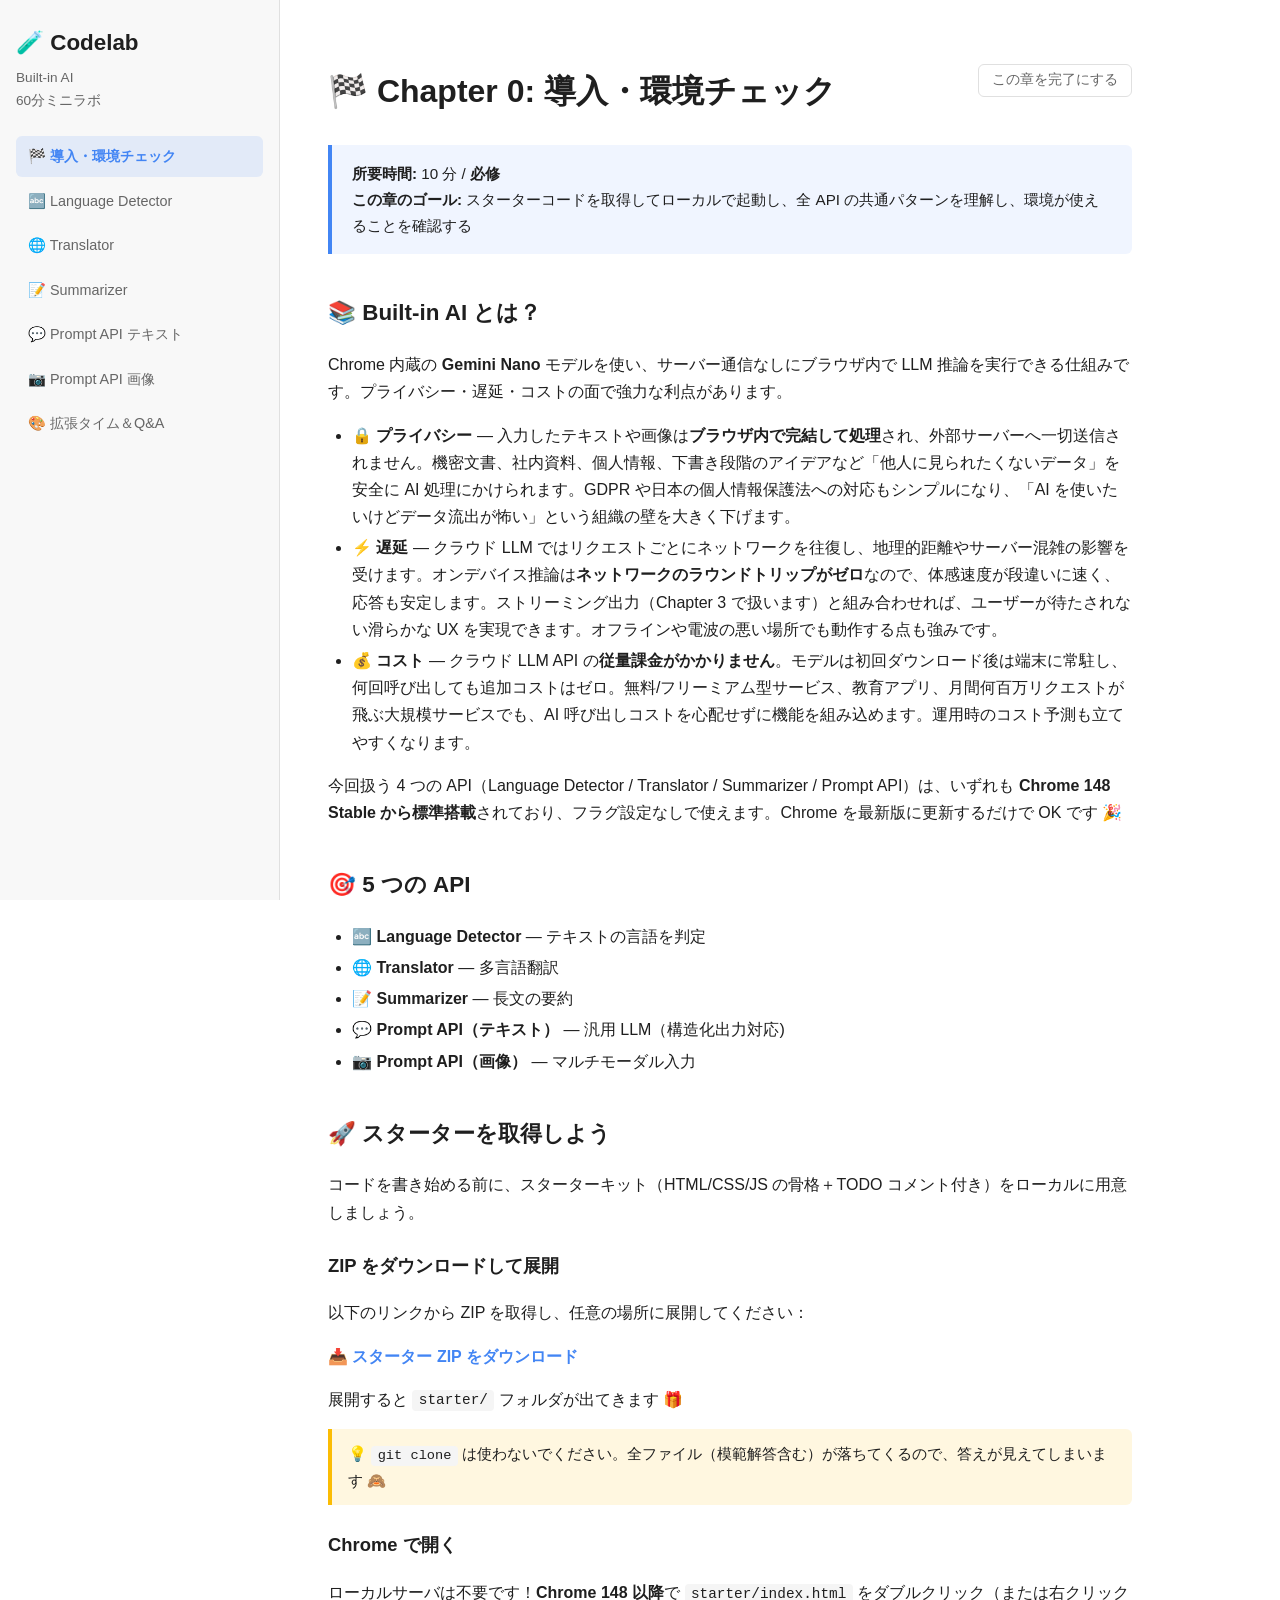
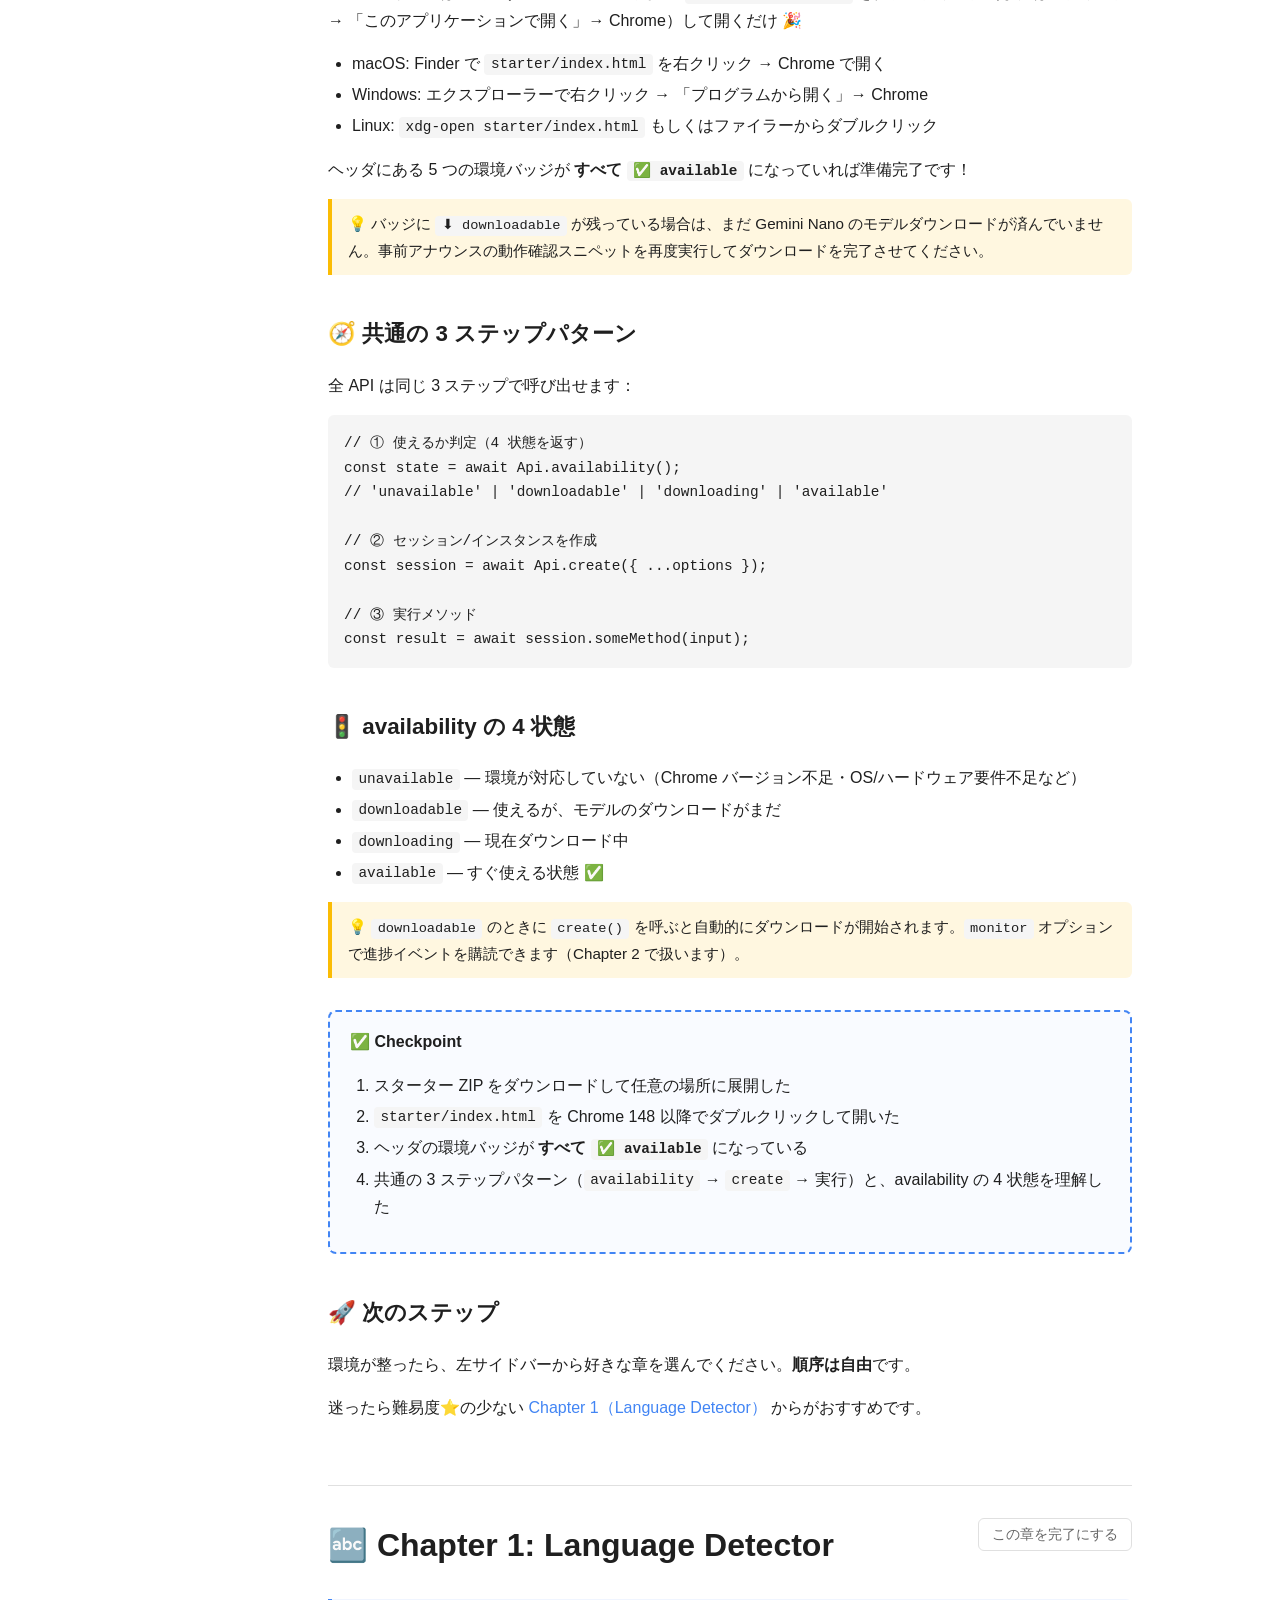
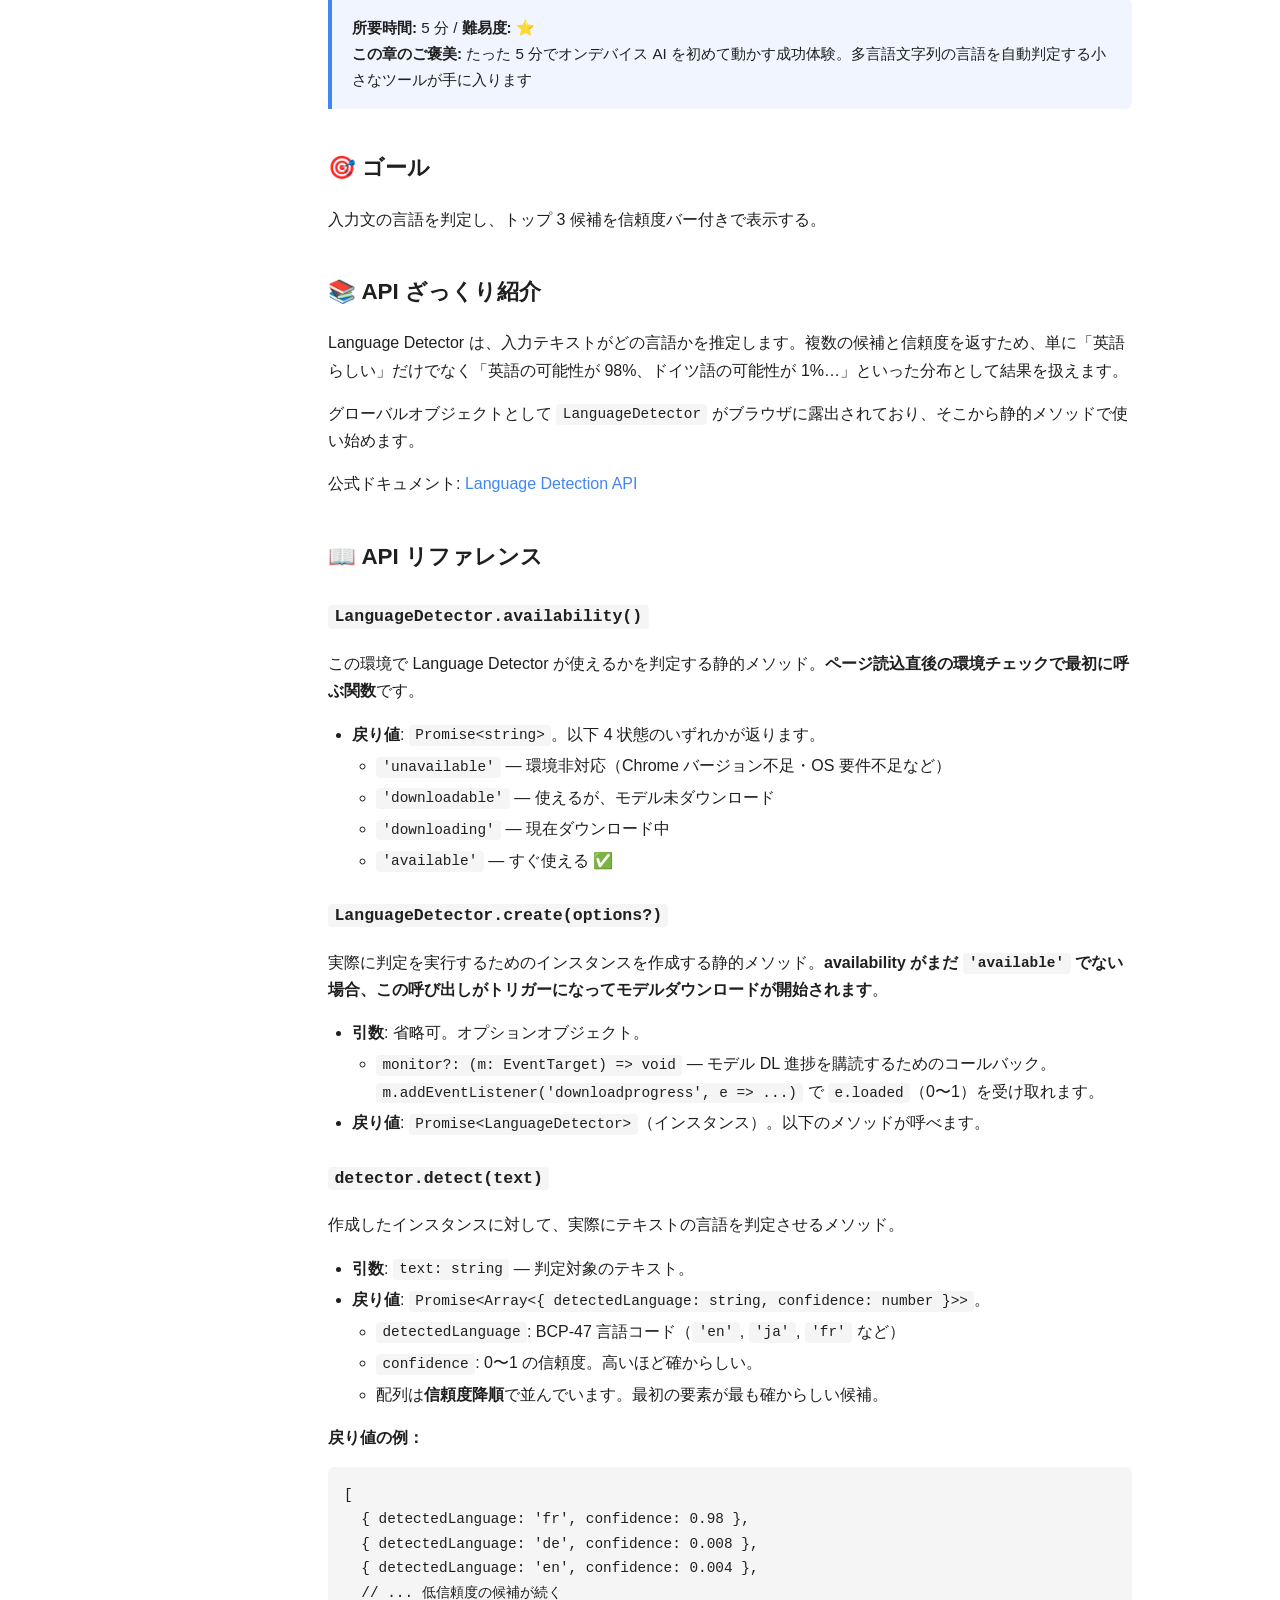
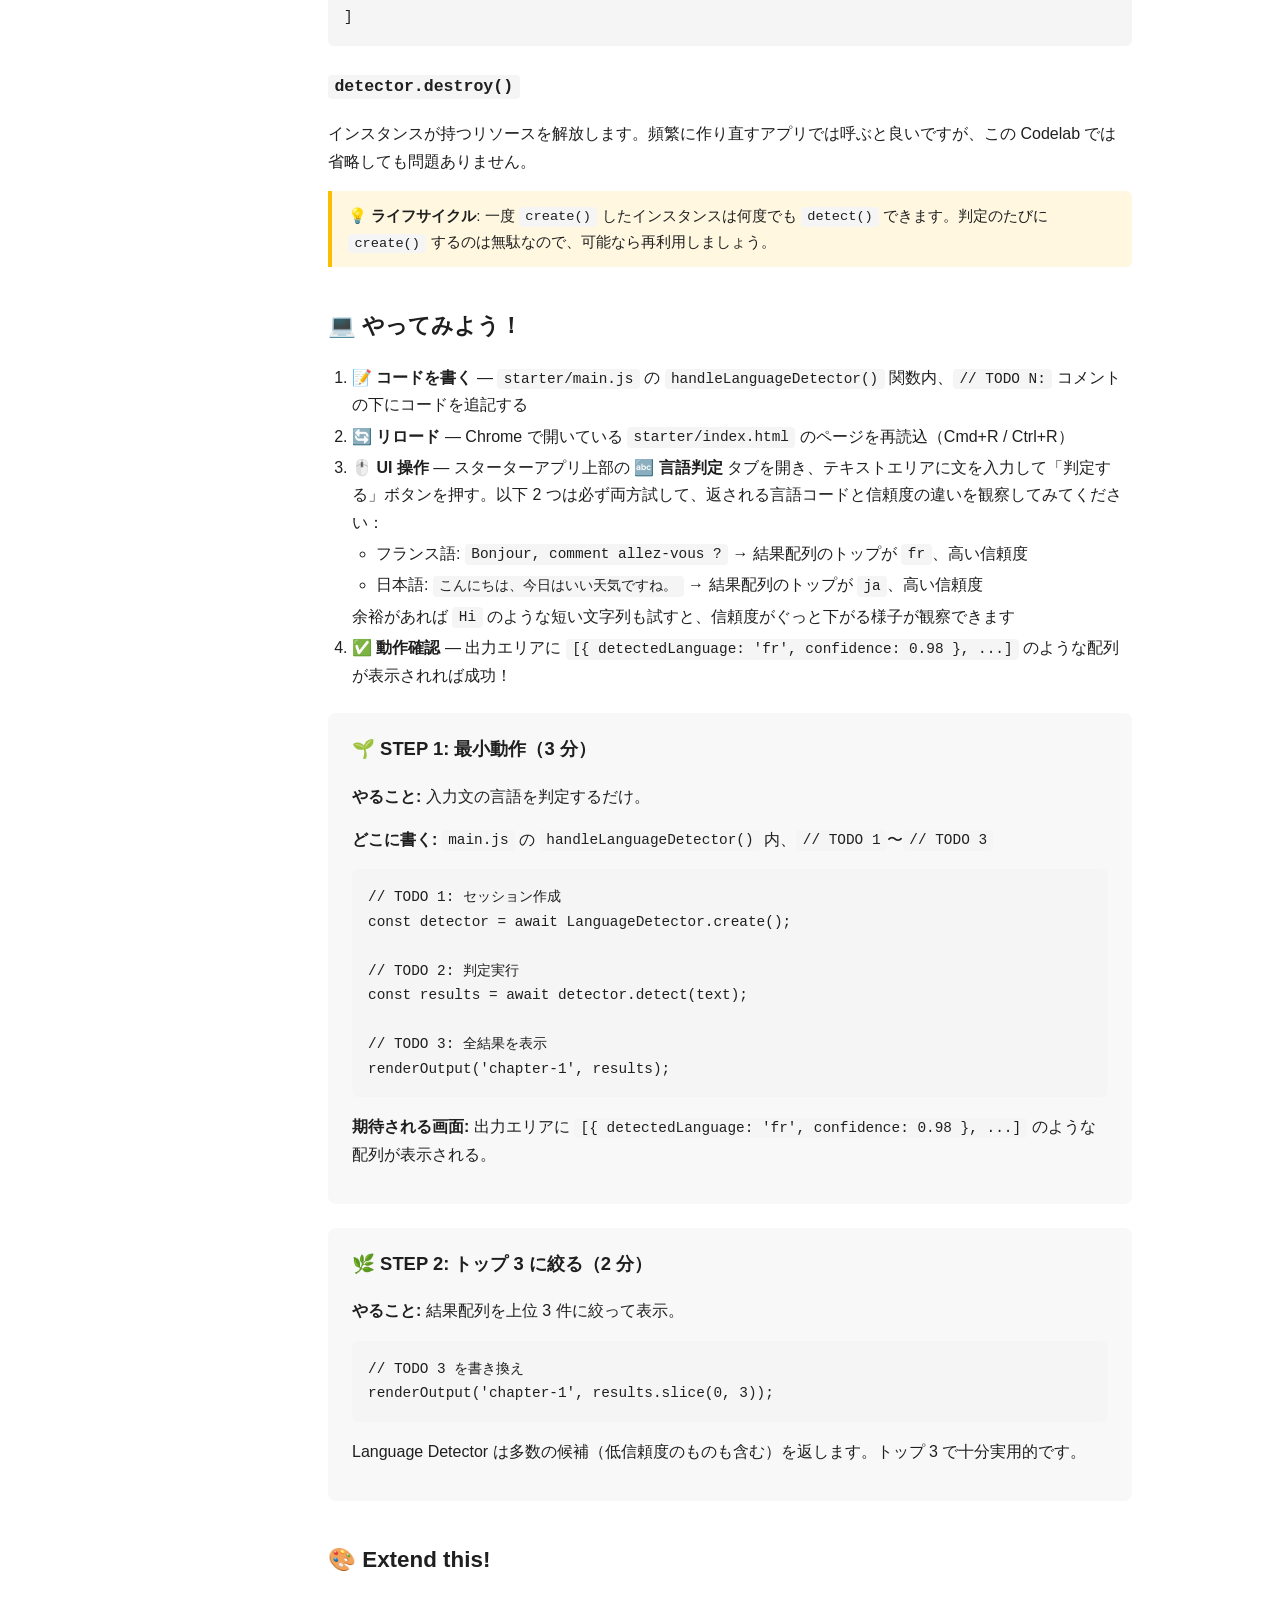
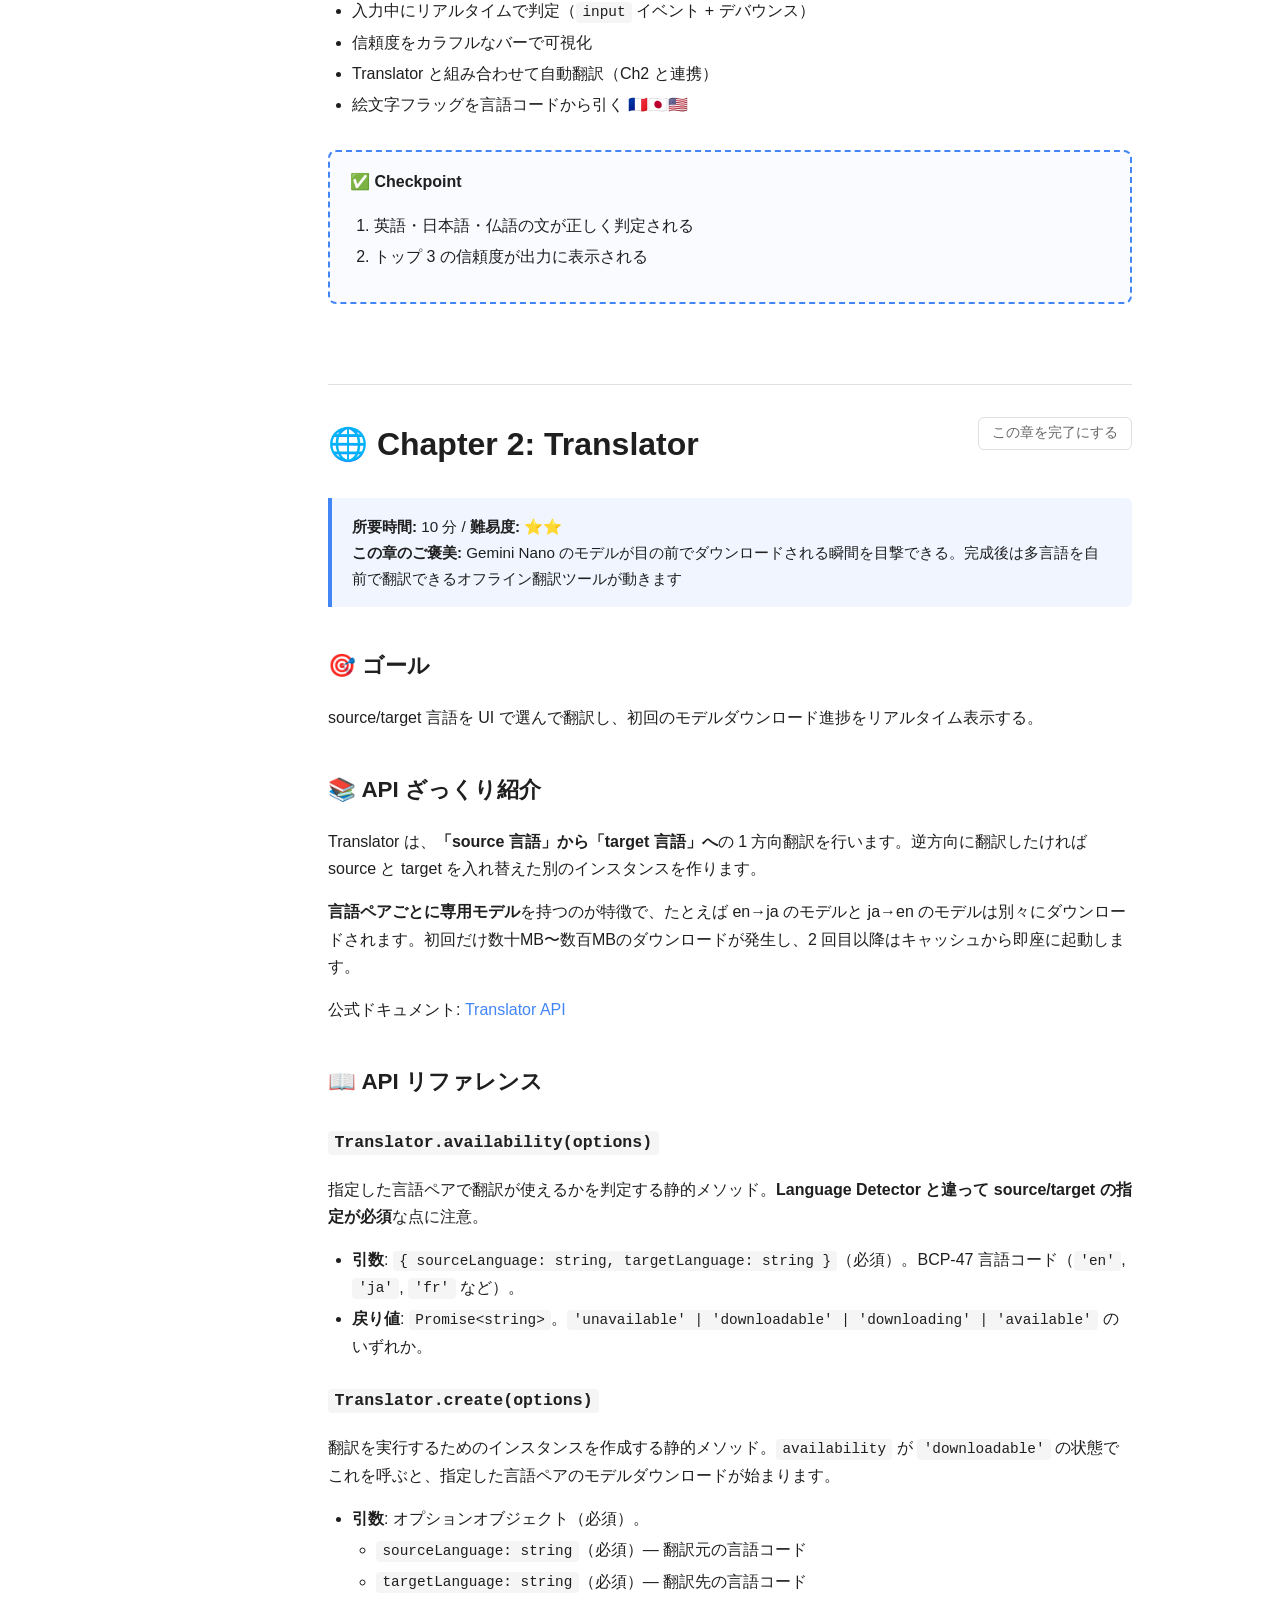
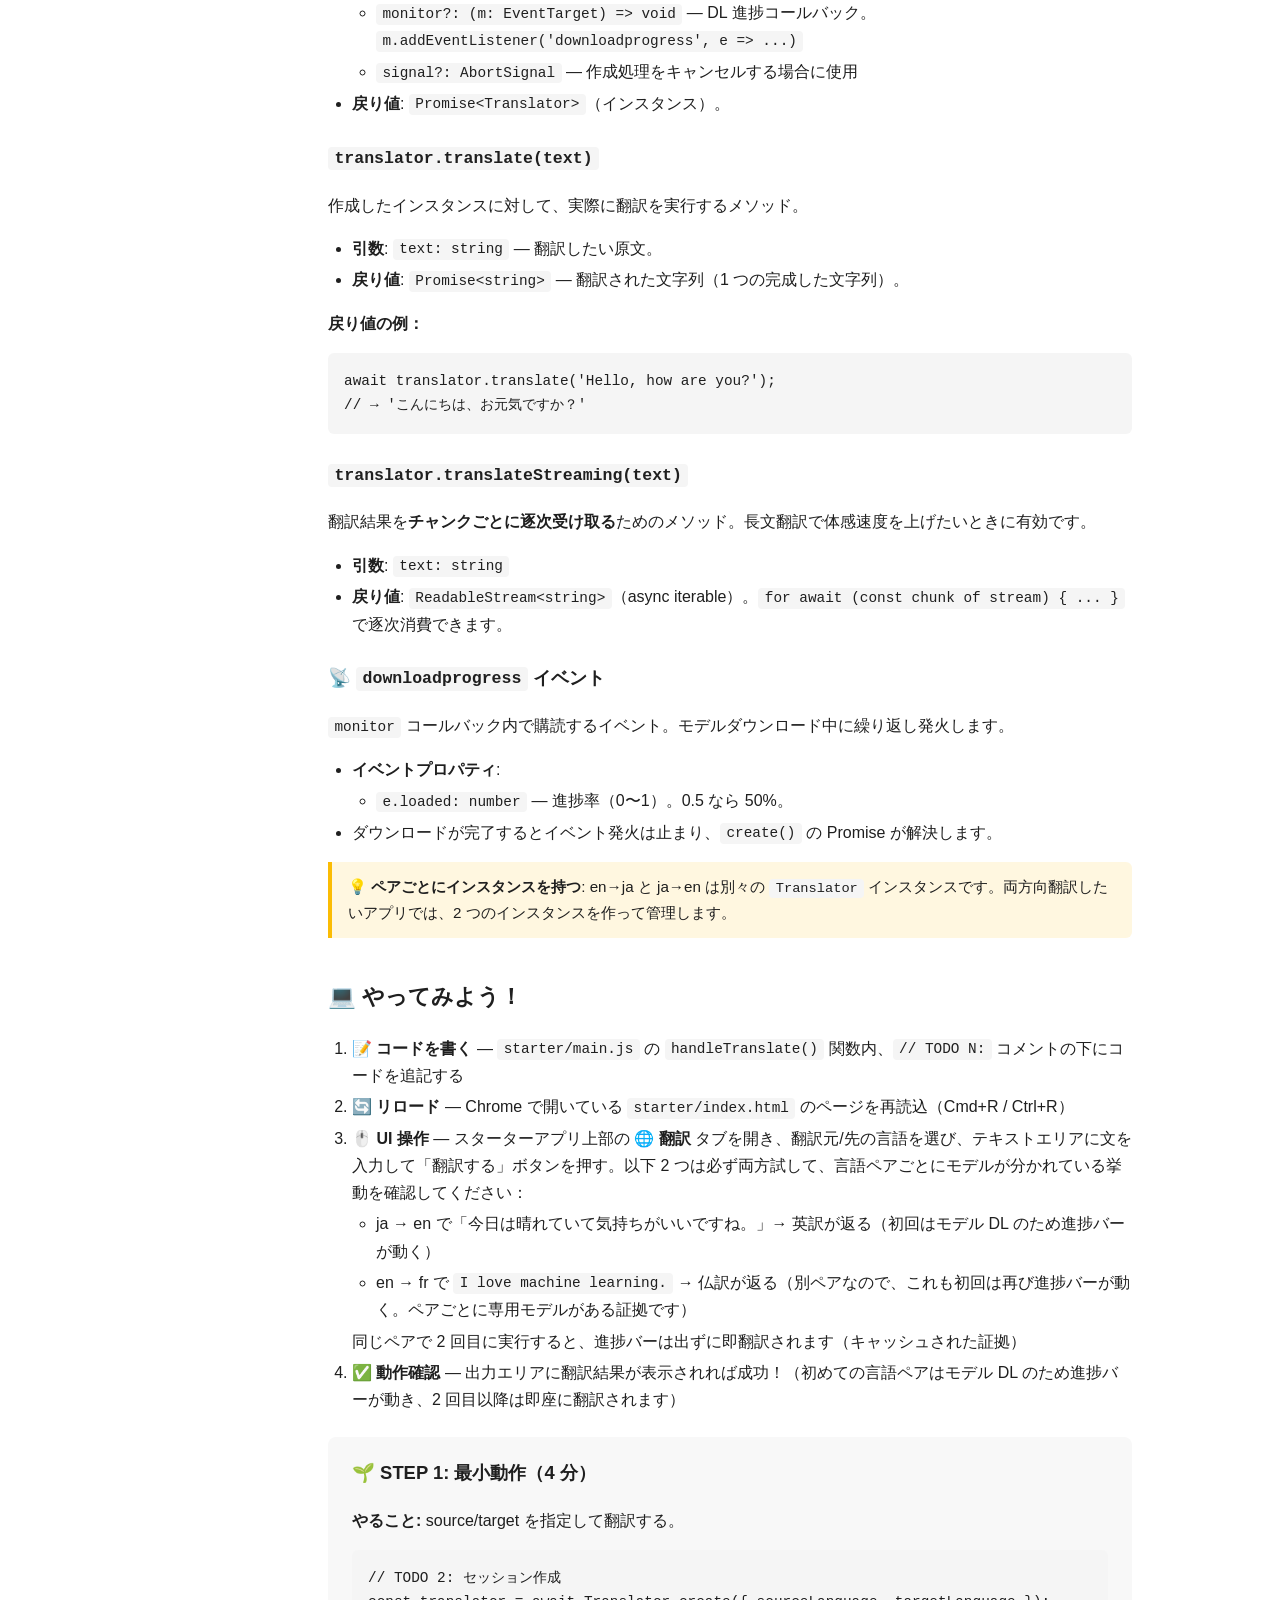
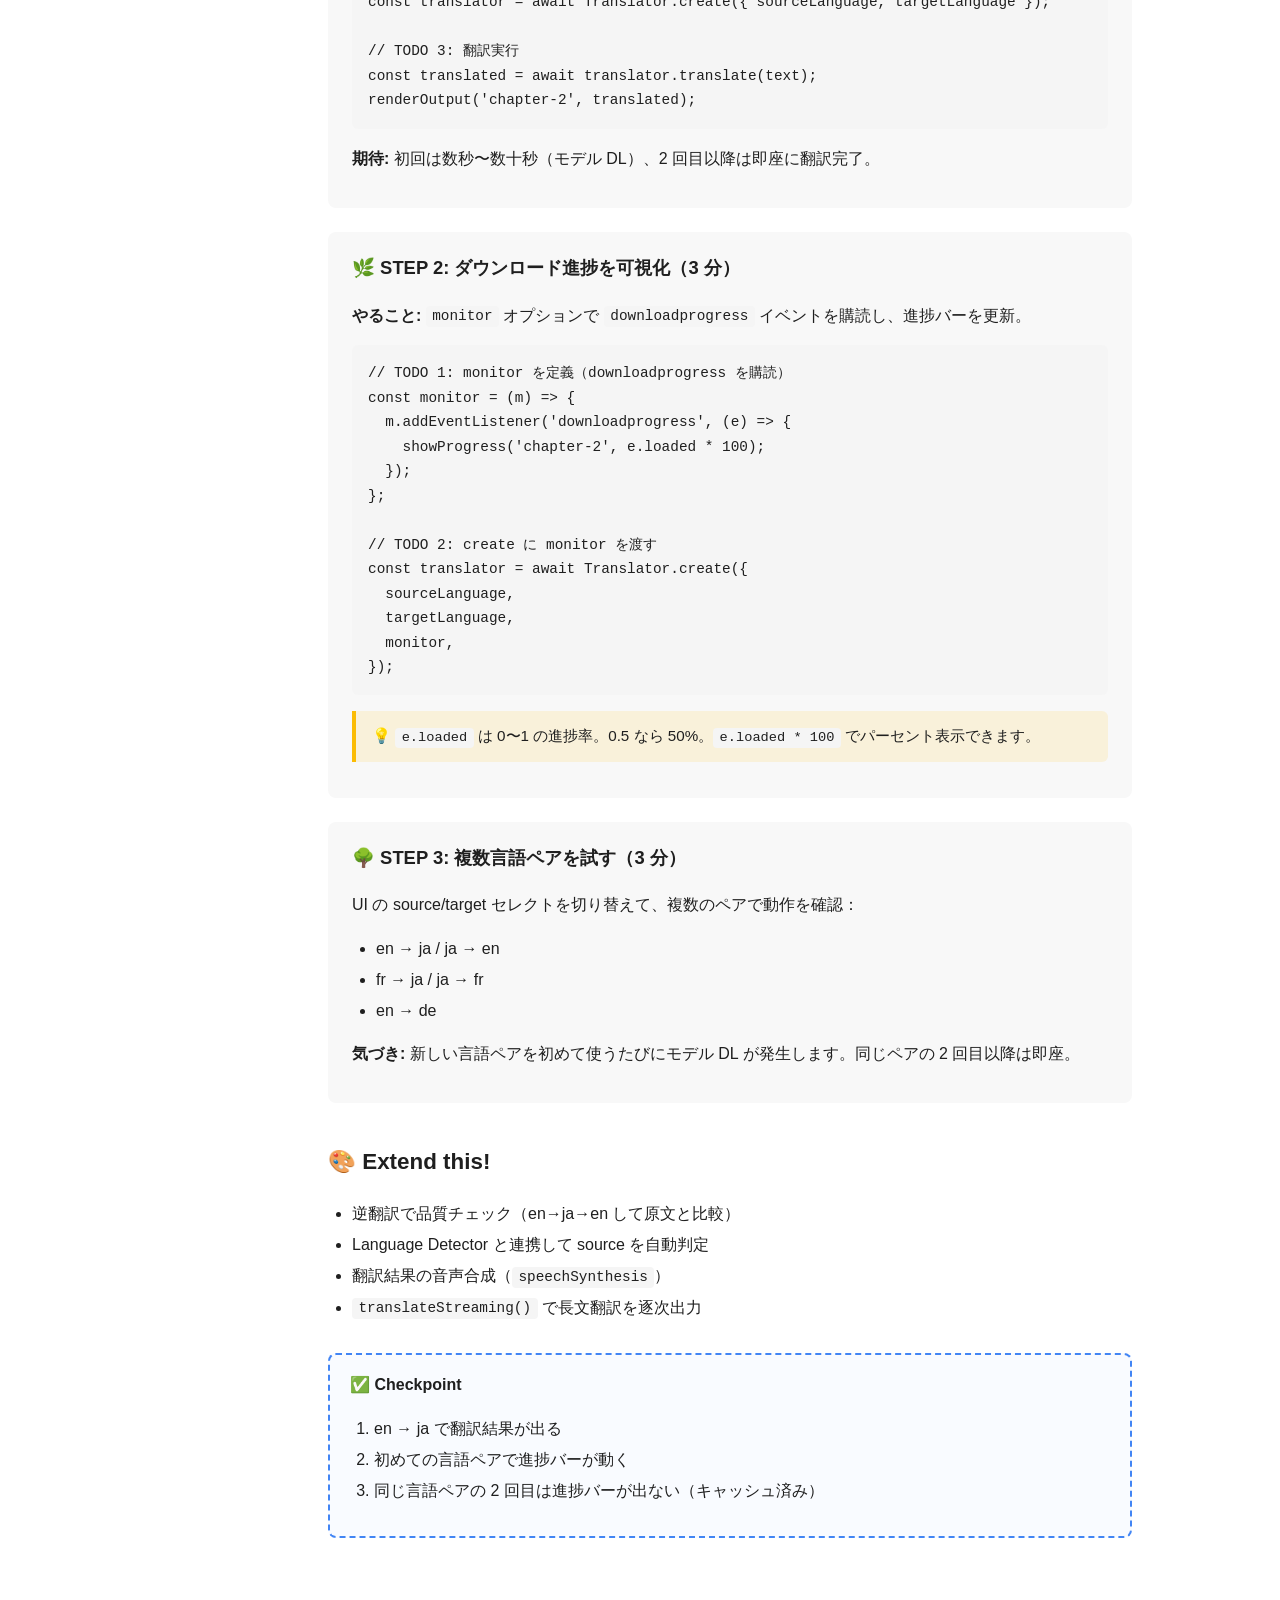
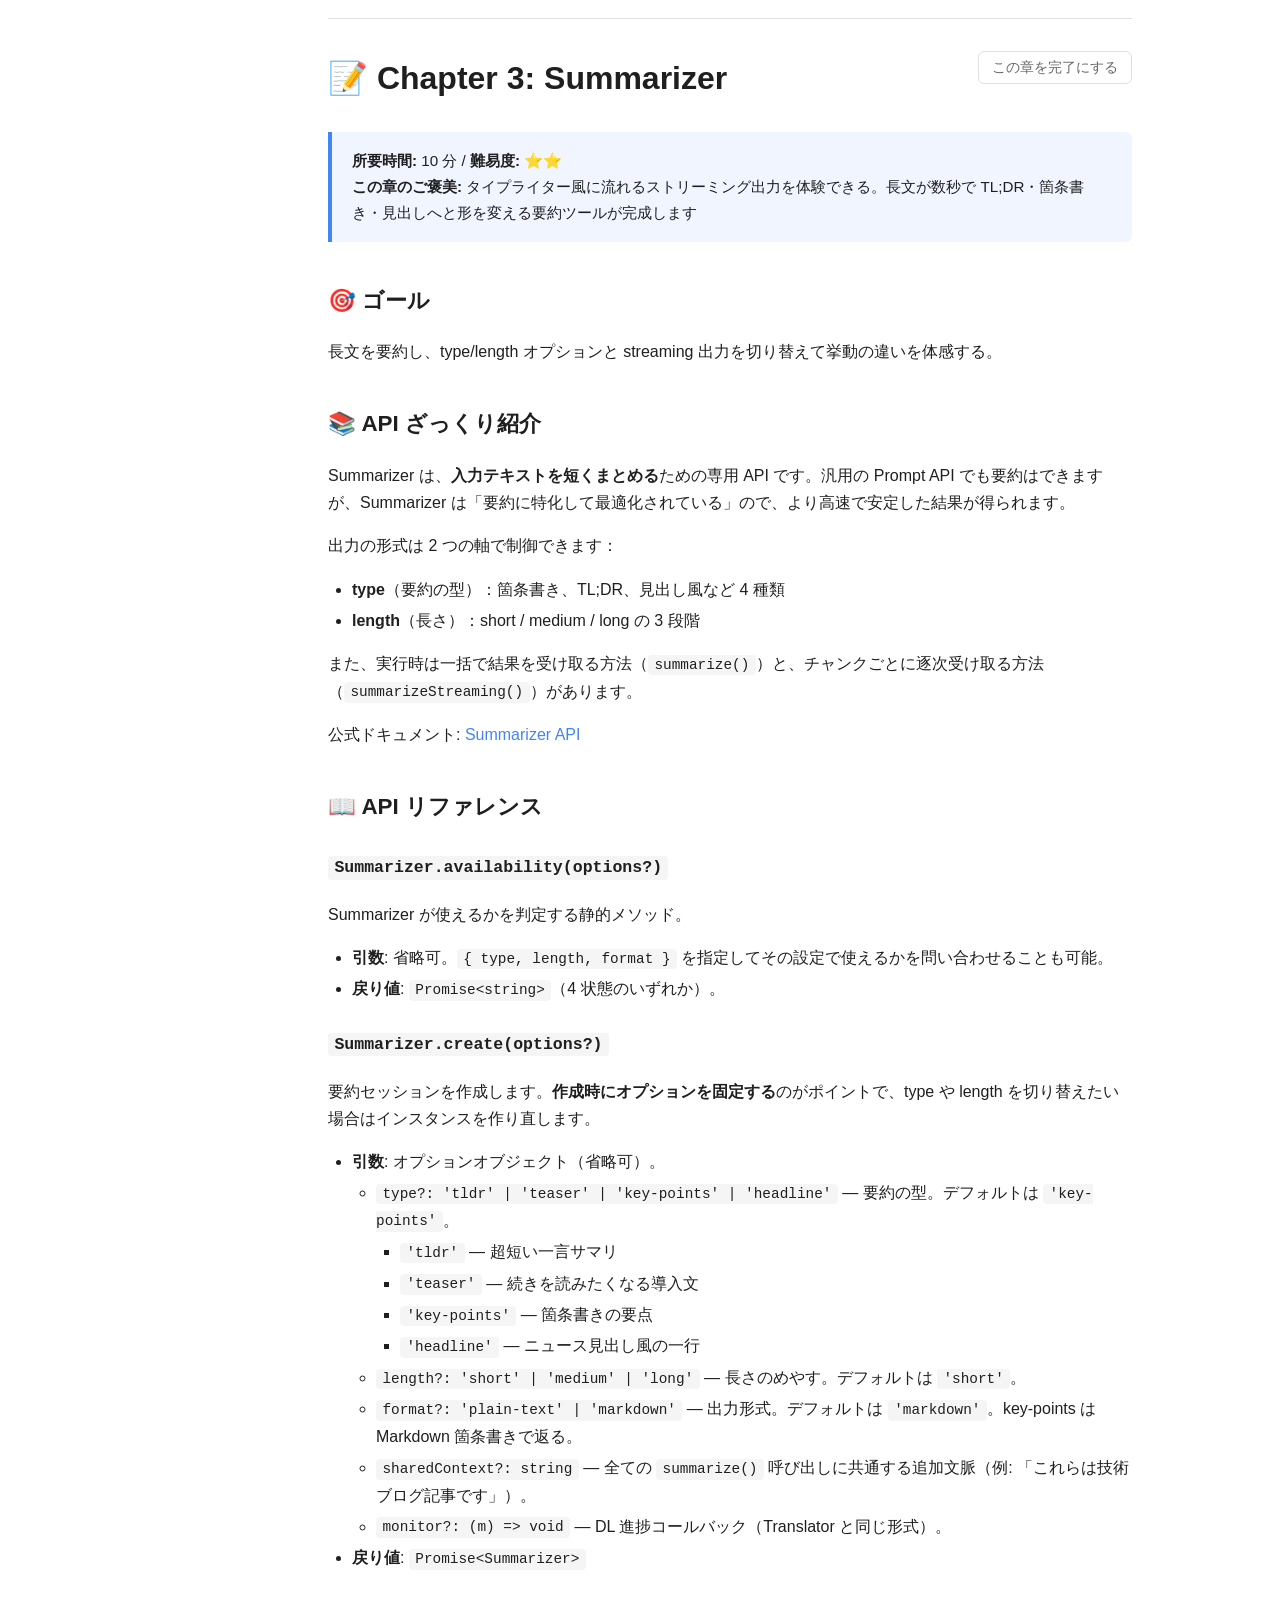
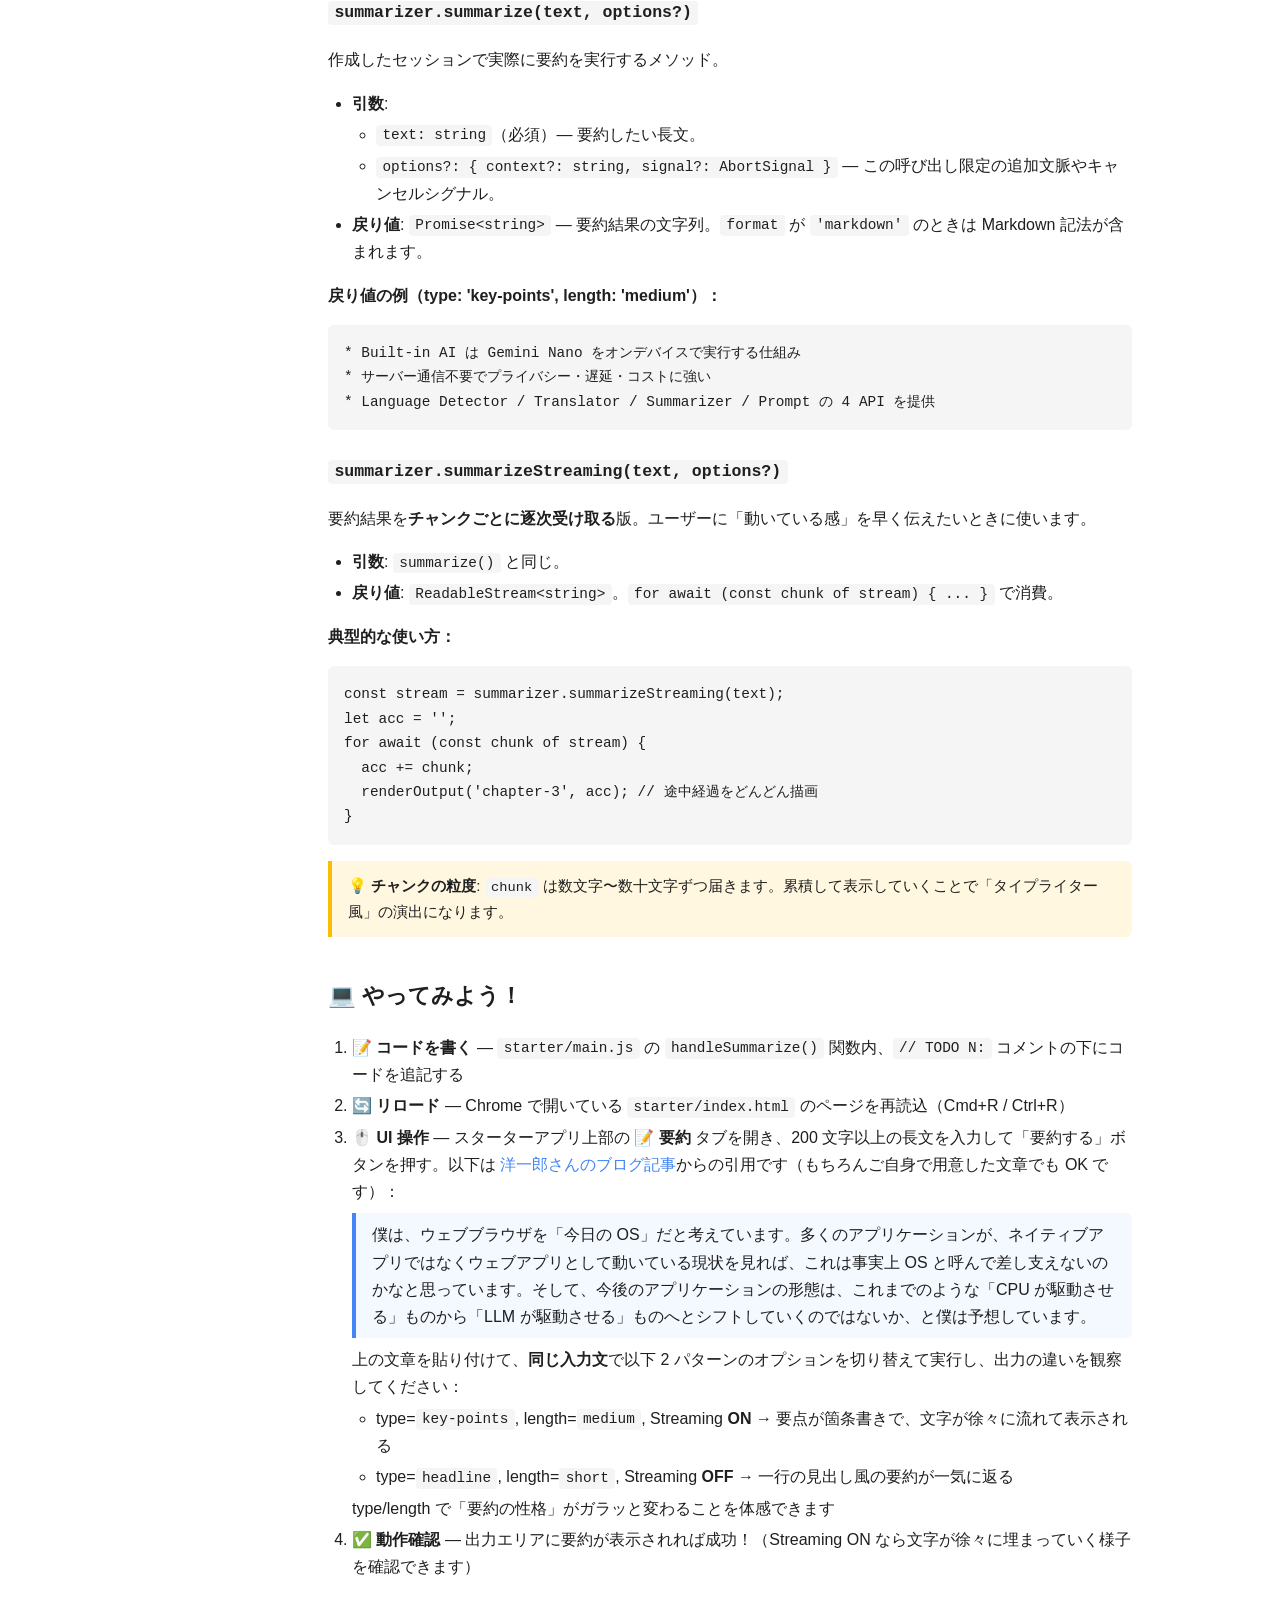
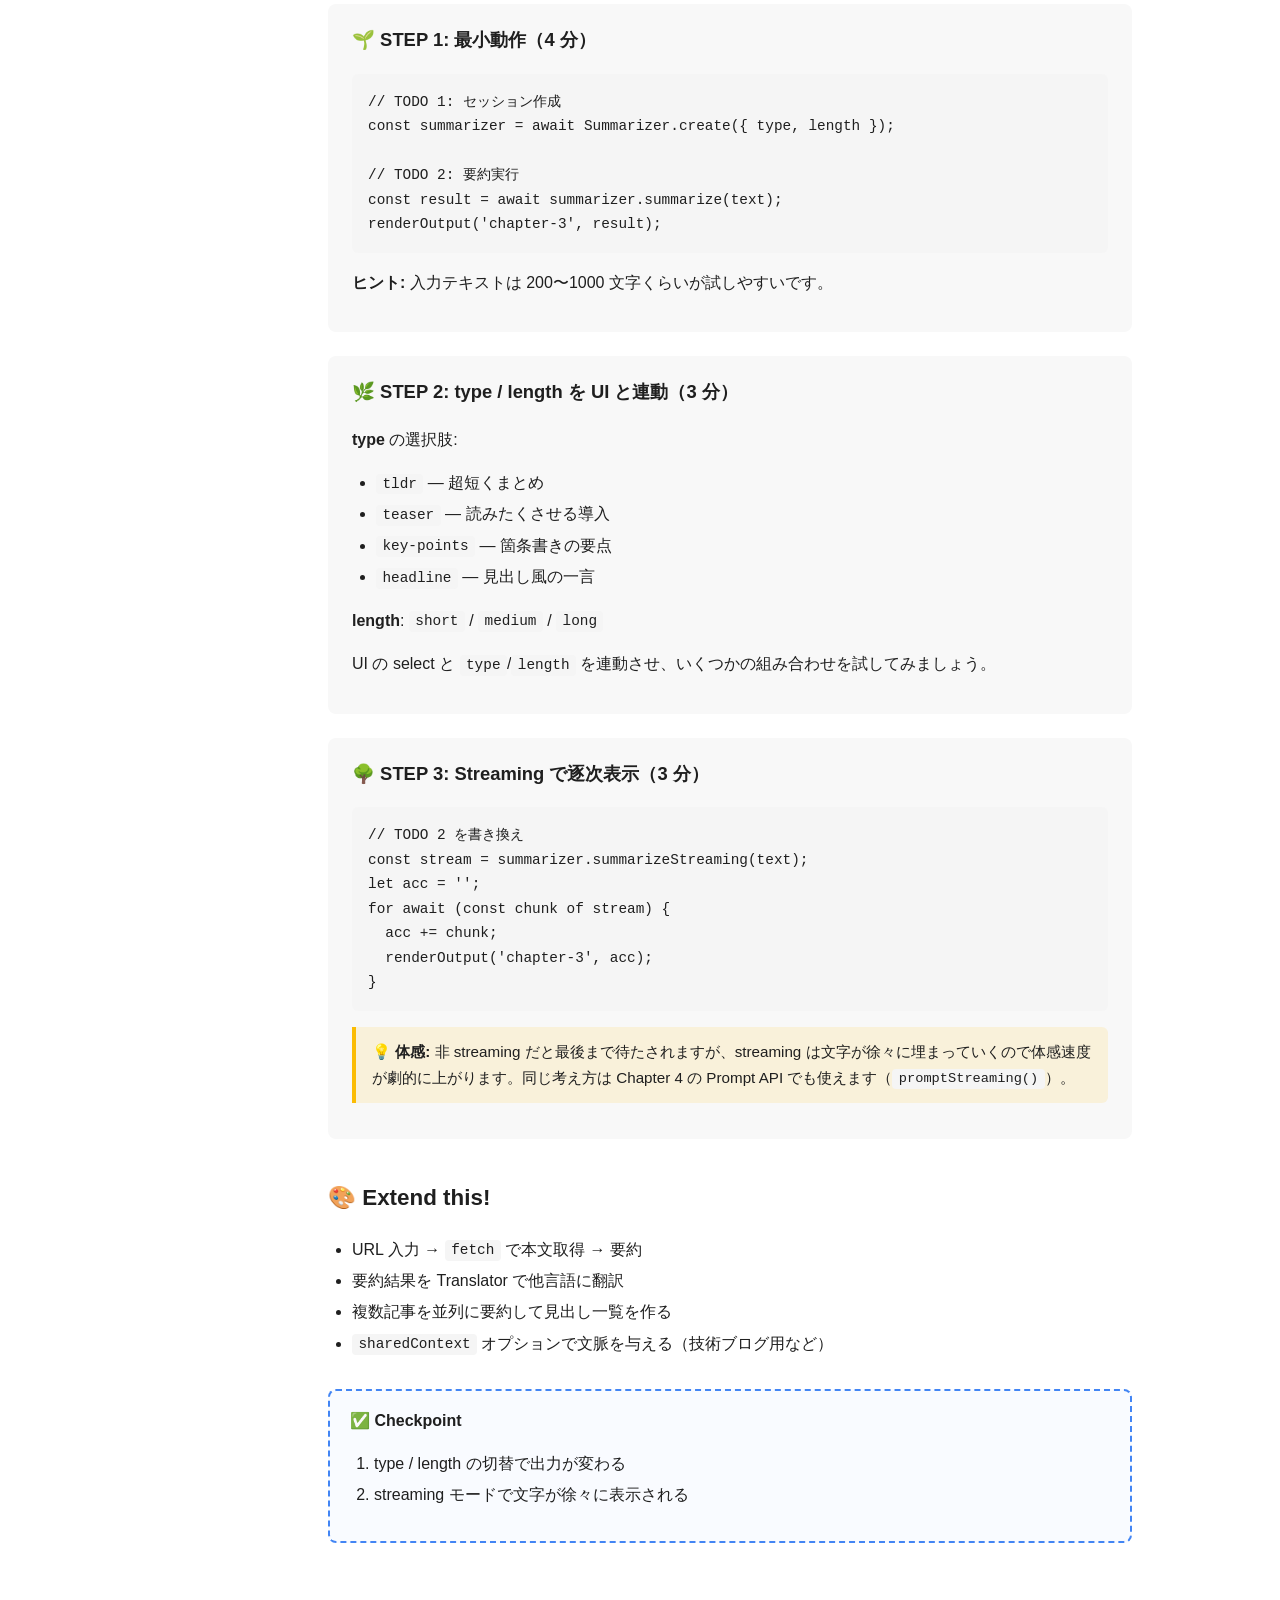
<file: docs-site/index.html>
<!doctype html>
<html lang="ja">
<head>
  <meta charset="utf-8">
  <meta name="viewport" content="width=device-width, initial-scale=1">
  <title>Built-in AI 60分ミニラボ — Codelab</title>
  <link rel="stylesheet" href="/docs-site/styles.css">
</head>
<body>
  <div class="layout">
    <aside class="sidebar">
      <h1 class="logo">🧪 Codelab</h1>
      <p class="tagline">Built-in AI<br>60分ミニラボ</p>
      <nav>
        <ol id="toc"></ol>
      </nav>
    </aside>

    <main class="content">
      <article id="ch-0" data-title="🏁 導入・環境チェック">
        <h1>🏁 Chapter 0: 導入・環境チェック</h1>

        <div class="meta-card">
          <strong>所要時間:</strong> 10 分 / <strong>必修</strong><br>
          <strong>この章のゴール:</strong> スターターコードを取得してローカルで起動し、全 API の共通パターンを理解し、環境が使えることを確認する
        </div>

        <h2>📚 Built-in AI とは？</h2>
        <p>Chrome 内蔵の <strong>Gemini Nano</strong> モデルを使い、サーバー通信なしにブラウザ内で LLM 推論を実行できる仕組みです。プライバシー・遅延・コストの面で強力な利点があります。</p>

        <ul>
          <li>🔒 <strong>プライバシー</strong> — 入力したテキストや画像は<strong>ブラウザ内で完結して処理</strong>され、外部サーバーへ一切送信されません。機密文書、社内資料、個人情報、下書き段階のアイデアなど「他人に見られたくないデータ」を安全に AI 処理にかけられます。GDPR や日本の個人情報保護法への対応もシンプルになり、「AI を使いたいけどデータ流出が怖い」という組織の壁を大きく下げます。</li>
          <li>⚡ <strong>遅延</strong> — クラウド LLM ではリクエストごとにネットワークを往復し、地理的距離やサーバー混雑の影響を受けます。オンデバイス推論は<strong>ネットワークのラウンドトリップがゼロ</strong>なので、体感速度が段違いに速く、応答も安定します。ストリーミング出力（Chapter 3 で扱います）と組み合わせれば、ユーザーが待たされない滑らかな UX を実現できます。オフラインや電波の悪い場所でも動作する点も強みです。</li>
          <li>💰 <strong>コスト</strong> — クラウド LLM API の<strong>従量課金がかかりません</strong>。モデルは初回ダウンロード後は端末に常駐し、何回呼び出しても追加コストはゼロ。無料/フリーミアム型サービス、教育アプリ、月間何百万リクエストが飛ぶ大規模サービスでも、AI 呼び出しコストを心配せずに機能を組み込めます。運用時のコスト予測も立てやすくなります。</li>
        </ul>

        <p>今回扱う 4 つの API（Language Detector / Translator / Summarizer / Prompt API）は、いずれも <strong>Chrome 148 Stable から標準搭載</strong>されており、フラグ設定なしで使えます。Chrome を最新版に更新するだけで OK です 🎉</p>

        <h2>🎯 5 つの API</h2>
        <ul>
          <li>🔤 <strong>Language Detector</strong> — テキストの言語を判定</li>
          <li>🌐 <strong>Translator</strong> — 多言語翻訳</li>
          <li>📝 <strong>Summarizer</strong> — 長文の要約</li>
          <li>💬 <strong>Prompt API（テキスト）</strong> — 汎用 LLM（構造化出力対応)</li>
          <li>📷 <strong>Prompt API（画像）</strong> — マルチモーダル入力</li>
        </ul>

        <h2>🚀 スターターを取得しよう</h2>
        <p>コードを書き始める前に、スターターキット（HTML/CSS/JS の骨格＋TODO コメント付き）をローカルに用意しましょう。</p>

        <h3>ZIP をダウンロードして展開</h3>
        <p>以下のリンクから ZIP を取得し、任意の場所に展開してください：</p>
        <p><a href="https://github.com/yoichiro/io-extended-tokyo-2026/archive/refs/heads/main.zip" target="_blank" rel="noopener"><strong>📥 スターター ZIP をダウンロード</strong></a></p>
        <p>展開すると <code>starter/</code> フォルダが出てきます 🎁</p>

        <div class="callout">
          💡 <code>git clone</code> は使わないでください。全ファイル（模範解答含む）が落ちてくるので、答えが見えてしまいます 🙈
        </div>

        <h3>Chrome で開く</h3>
        <p>ローカルサーバは不要です！<strong>Chrome 148 以降</strong>で <code>starter/index.html</code> をダブルクリック（または右クリック → 「このアプリケーションで開く」→ Chrome）して開くだけ 🎉</p>
        <ul>
          <li>macOS: Finder で <code>starter/index.html</code> を右クリック → Chrome で開く</li>
          <li>Windows: エクスプローラーで右クリック → 「プログラムから開く」→ Chrome</li>
          <li>Linux: <code>xdg-open starter/index.html</code> もしくはファイラーからダブルクリック</li>
        </ul>
        <p>ヘッダにある 5 つの環境バッジが <strong>すべて <code>✅ available</code></strong> になっていれば準備完了です！</p>

        <div class="callout">
          💡 バッジに <code>⬇ downloadable</code> が残っている場合は、まだ Gemini Nano のモデルダウンロードが済んでいません。事前アナウンスの動作確認スニペットを再度実行してダウンロードを完了させてください。
        </div>

        <h2>🧭 共通の 3 ステップパターン</h2>
        <p>全 API は同じ 3 ステップで呼び出せます：</p>
<pre><code>// ① 使えるか判定（4 状態を返す）
const state = await Api.availability();
// 'unavailable' | 'downloadable' | 'downloading' | 'available'

// ② セッション/インスタンスを作成
const session = await Api.create({ ...options });

// ③ 実行メソッド
const result = await session.someMethod(input);</code></pre>

        <h2>🚦 availability の 4 状態</h2>
        <ul>
          <li><code>unavailable</code> — 環境が対応していない（Chrome バージョン不足・OS/ハードウェア要件不足など）</li>
          <li><code>downloadable</code> — 使えるが、モデルのダウンロードがまだ</li>
          <li><code>downloading</code> — 現在ダウンロード中</li>
          <li><code>available</code> — すぐ使える状態 ✅</li>
        </ul>

        <div class="callout">
          💡 <code>downloadable</code> のときに <code>create()</code> を呼ぶと自動的にダウンロードが開始されます。<code>monitor</code> オプションで進捗イベントを購読できます（Chapter 2 で扱います）。
        </div>

        <div class="checkpoint">
          <strong>✅ Checkpoint</strong>
          <ol>
            <li>スターター ZIP をダウンロードして任意の場所に展開した</li>
            <li><code>starter/index.html</code> を Chrome 148 以降でダブルクリックして開いた</li>
            <li>ヘッダの環境バッジが <strong>すべて <code>✅ available</code></strong> になっている</li>
            <li>共通の 3 ステップパターン（<code>availability</code> → <code>create</code> → 実行）と、availability の 4 状態を理解した</li>
          </ol>
        </div>

        <h2>🚀 次のステップ</h2>
        <p>環境が整ったら、左サイドバーから好きな章を選んでください。<strong>順序は自由</strong>です。</p>
        <p>迷ったら難易度⭐️の少ない <a href="#ch-1">Chapter 1（Language Detector）</a> からがおすすめです。</p>
      </article>

      <article id="ch-1" data-title="🔤 Language Detector">
        <h1>🔤 Chapter 1: Language Detector</h1>

        <div class="meta-card">
          <strong>所要時間:</strong> 5 分 / <strong>難易度:</strong> ⭐️<br>
          <strong>この章のご褒美:</strong> たった 5 分でオンデバイス AI を初めて動かす成功体験。多言語文字列の言語を自動判定する小さなツールが手に入ります
        </div>

        <h2>🎯 ゴール</h2>
        <p>入力文の言語を判定し、トップ 3 候補を信頼度バー付きで表示する。</p>

        <h2>📚 API ざっくり紹介</h2>
        <p>Language Detector は、入力テキストがどの言語かを推定します。複数の候補と信頼度を返すため、単に「英語らしい」だけでなく「英語の可能性が 98%、ドイツ語の可能性が 1%…」といった分布として結果を扱えます。</p>
        <p>グローバルオブジェクトとして <code>LanguageDetector</code> がブラウザに露出されており、そこから静的メソッドで使い始めます。</p>
        <p>公式ドキュメント: <a href="https://developer.chrome.com/docs/ai/language-detection" target="_blank" rel="noopener">Language Detection API</a></p>

        <h2>📖 API リファレンス</h2>

        <h3><code>LanguageDetector.availability()</code></h3>
        <p>この環境で Language Detector が使えるかを判定する静的メソッド。<strong>ページ読込直後の環境チェックで最初に呼ぶ関数</strong>です。</p>
        <ul>
          <li><strong>戻り値</strong>: <code>Promise&lt;string&gt;</code>。以下 4 状態のいずれかが返ります。
            <ul>
              <li><code>'unavailable'</code> — 環境非対応（Chrome バージョン不足・OS 要件不足など）</li>
              <li><code>'downloadable'</code> — 使えるが、モデル未ダウンロード</li>
              <li><code>'downloading'</code> — 現在ダウンロード中</li>
              <li><code>'available'</code> — すぐ使える ✅</li>
            </ul>
          </li>
        </ul>

        <h3><code>LanguageDetector.create(options?)</code></h3>
        <p>実際に判定を実行するためのインスタンスを作成する静的メソッド。<strong>availability がまだ <code>'available'</code> でない場合、この呼び出しがトリガーになってモデルダウンロードが開始されます</strong>。</p>
        <ul>
          <li><strong>引数</strong>: 省略可。オプションオブジェクト。
            <ul>
              <li><code>monitor?: (m: EventTarget) =&gt; void</code> — モデル DL 進捗を購読するためのコールバック。<code>m.addEventListener('downloadprogress', e =&gt; ...)</code> で <code>e.loaded</code>（0〜1）を受け取れます。</li>
            </ul>
          </li>
          <li><strong>戻り値</strong>: <code>Promise&lt;LanguageDetector&gt;</code>（インスタンス）。以下のメソッドが呼べます。</li>
        </ul>

        <h3><code>detector.detect(text)</code></h3>
        <p>作成したインスタンスに対して、実際にテキストの言語を判定させるメソッド。</p>
        <ul>
          <li><strong>引数</strong>: <code>text: string</code> — 判定対象のテキスト。</li>
          <li><strong>戻り値</strong>: <code>Promise&lt;Array&lt;{ detectedLanguage: string, confidence: number }&gt;&gt;</code>。
            <ul>
              <li><code>detectedLanguage</code>: BCP-47 言語コード（<code>'en'</code>, <code>'ja'</code>, <code>'fr'</code> など）</li>
              <li><code>confidence</code>: 0〜1 の信頼度。高いほど確からしい。</li>
              <li>配列は<strong>信頼度降順</strong>で並んでいます。最初の要素が最も確からしい候補。</li>
            </ul>
          </li>
        </ul>
        <p><strong>戻り値の例：</strong></p>
<pre><code>[
  { detectedLanguage: 'fr', confidence: 0.98 },
  { detectedLanguage: 'de', confidence: 0.008 },
  { detectedLanguage: 'en', confidence: 0.004 },
  // ... 低信頼度の候補が続く
]</code></pre>

        <h3><code>detector.destroy()</code></h3>
        <p>インスタンスが持つリソースを解放します。頻繁に作り直すアプリでは呼ぶと良いですが、この Codelab では省略しても問題ありません。</p>

        <div class="callout">
          💡 <strong>ライフサイクル</strong>: 一度 <code>create()</code> したインスタンスは何度でも <code>detect()</code> できます。判定のたびに <code>create()</code> するのは無駄なので、可能なら再利用しましょう。
        </div>

        <h2>💻 やってみよう！</h2>

        <ol>
          <li><strong>📝 コードを書く</strong> — <code>starter/main.js</code> の <code>handleLanguageDetector()</code> 関数内、<code>// TODO N:</code> コメントの下にコードを追記する</li>
          <li><strong>🔄 リロード</strong> — Chrome で開いている <code>starter/index.html</code> のページを再読込（Cmd+R / Ctrl+R）</li>
          <li><strong>🖱️ UI 操作</strong> — スターターアプリ上部の <strong>🔤 言語判定</strong> タブを開き、テキストエリアに文を入力して「判定する」ボタンを押す。以下 2 つは必ず両方試して、返される言語コードと信頼度の違いを観察してみてください：
            <ul>
              <li>フランス語: <code>Bonjour, comment allez-vous ?</code> → 結果配列のトップが <code>fr</code>、高い信頼度</li>
              <li>日本語: <code>こんにちは、今日はいい天気ですね。</code> → 結果配列のトップが <code>ja</code>、高い信頼度</li>
            </ul>
            余裕があれば <code>Hi</code> のような短い文字列も試すと、信頼度がぐっと下がる様子が観察できます</li>
          <li><strong>✅ 動作確認</strong> — 出力エリアに <code>[{ detectedLanguage: 'fr', confidence: 0.98 }, ...]</code> のような配列が表示されれば成功！</li>
        </ol>

        <div class="step">
          <h3>🌱 STEP 1: 最小動作（3 分）</h3>
          <p><strong>やること:</strong> 入力文の言語を判定するだけ。</p>
          <p><strong>どこに書く:</strong> <code>main.js</code> の <code>handleLanguageDetector()</code> 内、<code>// TODO 1</code>〜<code>// TODO 3</code></p>
<pre><code>// TODO 1: セッション作成
const detector = await LanguageDetector.create();

// TODO 2: 判定実行
const results = await detector.detect(text);

// TODO 3: 全結果を表示
renderOutput('chapter-1', results);</code></pre>
          <p><strong>期待される画面:</strong> 出力エリアに <code>[{ detectedLanguage: 'fr', confidence: 0.98 }, ...]</code> のような配列が表示される。</p>
        </div>

        <div class="step">
          <h3>🌿 STEP 2: トップ 3 に絞る（2 分）</h3>
          <p><strong>やること:</strong> 結果配列を上位 3 件に絞って表示。</p>
<pre><code>// TODO 3 を書き換え
renderOutput('chapter-1', results.slice(0, 3));</code></pre>
          <p>Language Detector は多数の候補（低信頼度のものも含む）を返します。トップ 3 で十分実用的です。</p>
        </div>

        <h2>🎨 Extend this!</h2>
        <ul>
          <li>入力中にリアルタイムで判定（<code>input</code> イベント + デバウンス）</li>
          <li>信頼度をカラフルなバーで可視化</li>
          <li>Translator と組み合わせて自動翻訳（Ch2 と連携）</li>
          <li>絵文字フラッグを言語コードから引く 🇫🇷🇯🇵🇺🇸</li>
        </ul>

        <div class="checkpoint">
          <strong>✅ Checkpoint</strong>
          <ol>
            <li>英語・日本語・仏語の文が正しく判定される</li>
            <li>トップ 3 の信頼度が出力に表示される</li>
          </ol>
        </div>
      </article>

      <article id="ch-2" data-title="🌐 Translator">
        <h1>🌐 Chapter 2: Translator</h1>

        <div class="meta-card">
          <strong>所要時間:</strong> 10 分 / <strong>難易度:</strong> ⭐️⭐️<br>
          <strong>この章のご褒美:</strong> Gemini Nano のモデルが目の前でダウンロードされる瞬間を目撃できる。完成後は多言語を自前で翻訳できるオフライン翻訳ツールが動きます
        </div>

        <h2>🎯 ゴール</h2>
        <p>source/target 言語を UI で選んで翻訳し、初回のモデルダウンロード進捗をリアルタイム表示する。</p>

        <h2>📚 API ざっくり紹介</h2>
        <p>Translator は、<strong>「source 言語」から「target 言語」へ</strong>の 1 方向翻訳を行います。逆方向に翻訳したければ source と target を入れ替えた別のインスタンスを作ります。</p>
        <p><strong>言語ペアごとに専用モデル</strong>を持つのが特徴で、たとえば en→ja のモデルと ja→en のモデルは別々にダウンロードされます。初回だけ数十MB〜数百MBのダウンロードが発生し、2 回目以降はキャッシュから即座に起動します。</p>
        <p>公式ドキュメント: <a href="https://developer.chrome.com/docs/ai/translator-api" target="_blank" rel="noopener">Translator API</a></p>

        <h2>📖 API リファレンス</h2>

        <h3><code>Translator.availability(options)</code></h3>
        <p>指定した言語ペアで翻訳が使えるかを判定する静的メソッド。<strong>Language Detector と違って source/target の指定が必須</strong>な点に注意。</p>
        <ul>
          <li><strong>引数</strong>: <code>{ sourceLanguage: string, targetLanguage: string }</code>（必須）。BCP-47 言語コード（<code>'en'</code>, <code>'ja'</code>, <code>'fr'</code> など）。</li>
          <li><strong>戻り値</strong>: <code>Promise&lt;string&gt;</code>。<code>'unavailable' | 'downloadable' | 'downloading' | 'available'</code> のいずれか。</li>
        </ul>

        <h3><code>Translator.create(options)</code></h3>
        <p>翻訳を実行するためのインスタンスを作成する静的メソッド。<code>availability</code> が <code>'downloadable'</code> の状態でこれを呼ぶと、指定した言語ペアのモデルダウンロードが始まります。</p>
        <ul>
          <li><strong>引数</strong>: オプションオブジェクト（必須）。
            <ul>
              <li><code>sourceLanguage: string</code>（必須）— 翻訳元の言語コード</li>
              <li><code>targetLanguage: string</code>（必須）— 翻訳先の言語コード</li>
              <li><code>monitor?: (m: EventTarget) =&gt; void</code> — DL 進捗コールバック。<code>m.addEventListener('downloadprogress', e =&gt; ...)</code></li>
              <li><code>signal?: AbortSignal</code> — 作成処理をキャンセルする場合に使用</li>
            </ul>
          </li>
          <li><strong>戻り値</strong>: <code>Promise&lt;Translator&gt;</code>（インスタンス）。</li>
        </ul>

        <h3><code>translator.translate(text)</code></h3>
        <p>作成したインスタンスに対して、実際に翻訳を実行するメソッド。</p>
        <ul>
          <li><strong>引数</strong>: <code>text: string</code> — 翻訳したい原文。</li>
          <li><strong>戻り値</strong>: <code>Promise&lt;string&gt;</code> — 翻訳された文字列（1 つの完成した文字列）。</li>
        </ul>
        <p><strong>戻り値の例：</strong></p>
<pre><code>await translator.translate('Hello, how are you?');
// → 'こんにちは、お元気ですか？'</code></pre>

        <h3><code>translator.translateStreaming(text)</code></h3>
        <p>翻訳結果を<strong>チャンクごとに逐次受け取る</strong>ためのメソッド。長文翻訳で体感速度を上げたいときに有効です。</p>
        <ul>
          <li><strong>引数</strong>: <code>text: string</code></li>
          <li><strong>戻り値</strong>: <code>ReadableStream&lt;string&gt;</code>（async iterable）。<code>for await (const chunk of stream) { ... }</code> で逐次消費できます。</li>
        </ul>

        <h3>📡 <code>downloadprogress</code> イベント</h3>
        <p><code>monitor</code> コールバック内で購読するイベント。モデルダウンロード中に繰り返し発火します。</p>
        <ul>
          <li><strong>イベントプロパティ</strong>:
            <ul>
              <li><code>e.loaded: number</code> — 進捗率（0〜1）。0.5 なら 50%。</li>
            </ul>
          </li>
          <li>ダウンロードが完了するとイベント発火は止まり、<code>create()</code> の Promise が解決します。</li>
        </ul>

        <div class="callout">
          💡 <strong>ペアごとにインスタンスを持つ</strong>: en→ja と ja→en は別々の <code>Translator</code> インスタンスです。両方向翻訳したいアプリでは、2 つのインスタンスを作って管理します。
        </div>

        <h2>💻 やってみよう！</h2>

        <ol>
          <li><strong>📝 コードを書く</strong> — <code>starter/main.js</code> の <code>handleTranslate()</code> 関数内、<code>// TODO N:</code> コメントの下にコードを追記する</li>
          <li><strong>🔄 リロード</strong> — Chrome で開いている <code>starter/index.html</code> のページを再読込（Cmd+R / Ctrl+R）</li>
          <li><strong>🖱️ UI 操作</strong> — スターターアプリ上部の <strong>🌐 翻訳</strong> タブを開き、翻訳元/先の言語を選び、テキストエリアに文を入力して「翻訳する」ボタンを押す。以下 2 つは必ず両方試して、言語ペアごとにモデルが分かれている挙動を確認してください：
            <ul>
              <li>ja → en で「今日は晴れていて気持ちがいいですね。」→ 英訳が返る（初回はモデル DL のため進捗バーが動く）</li>
              <li>en → fr で <code>I love machine learning.</code> → 仏訳が返る（別ペアなので、これも初回は再び進捗バーが動く。ペアごとに専用モデルがある証拠です）</li>
            </ul>
            同じペアで 2 回目に実行すると、進捗バーは出ずに即翻訳されます（キャッシュされた証拠）</li>
          <li><strong>✅ 動作確認</strong> — 出力エリアに翻訳結果が表示されれば成功！（初めての言語ペアはモデル DL のため進捗バーが動き、2 回目以降は即座に翻訳されます）</li>
        </ol>

        <div class="step">
          <h3>🌱 STEP 1: 最小動作（4 分）</h3>
          <p><strong>やること:</strong> source/target を指定して翻訳する。</p>
<pre><code>// TODO 2: セッション作成
const translator = await Translator.create({ sourceLanguage, targetLanguage });

// TODO 3: 翻訳実行
const translated = await translator.translate(text);
renderOutput('chapter-2', translated);</code></pre>
          <p><strong>期待:</strong> 初回は数秒〜数十秒（モデル DL）、2 回目以降は即座に翻訳完了。</p>
        </div>

        <div class="step">
          <h3>🌿 STEP 2: ダウンロード進捗を可視化（3 分）</h3>
          <p><strong>やること:</strong> <code>monitor</code> オプションで <code>downloadprogress</code> イベントを購読し、進捗バーを更新。</p>
<pre><code>// TODO 1: monitor を定義（downloadprogress を購読）
const monitor = (m) => {
  m.addEventListener('downloadprogress', (e) => {
    showProgress('chapter-2', e.loaded * 100);
  });
};

// TODO 2: create に monitor を渡す
const translator = await Translator.create({
  sourceLanguage,
  targetLanguage,
  monitor,
});</code></pre>
          <div class="callout">
            💡 <code>e.loaded</code> は 0〜1 の進捗率。0.5 なら 50%。<code>e.loaded * 100</code> でパーセント表示できます。
          </div>
        </div>

        <div class="step">
          <h3>🌳 STEP 3: 複数言語ペアを試す（3 分）</h3>
          <p>UI の source/target セレクトを切り替えて、複数のペアで動作を確認：</p>
          <ul>
            <li>en → ja / ja → en</li>
            <li>fr → ja / ja → fr</li>
            <li>en → de</li>
          </ul>
          <p><strong>気づき:</strong> 新しい言語ペアを初めて使うたびにモデル DL が発生します。同じペアの 2 回目以降は即座。</p>
        </div>

        <h2>🎨 Extend this!</h2>
        <ul>
          <li>逆翻訳で品質チェック（en→ja→en して原文と比較）</li>
          <li>Language Detector と連携して source を自動判定</li>
          <li>翻訳結果の音声合成（<code>speechSynthesis</code>）</li>
          <li><code>translateStreaming()</code> で長文翻訳を逐次出力</li>
        </ul>

        <div class="checkpoint">
          <strong>✅ Checkpoint</strong>
          <ol>
            <li>en → ja で翻訳結果が出る</li>
            <li>初めての言語ペアで進捗バーが動く</li>
            <li>同じ言語ペアの 2 回目は進捗バーが出ない（キャッシュ済み）</li>
          </ol>
        </div>
      </article>

      <article id="ch-3" data-title="📝 Summarizer">
        <h1>📝 Chapter 3: Summarizer</h1>

        <div class="meta-card">
          <strong>所要時間:</strong> 10 分 / <strong>難易度:</strong> ⭐️⭐️<br>
          <strong>この章のご褒美:</strong> タイプライター風に流れるストリーミング出力を体験できる。長文が数秒で TL;DR・箇条書き・見出しへと形を変える要約ツールが完成します
        </div>

        <h2>🎯 ゴール</h2>
        <p>長文を要約し、type/length オプションと streaming 出力を切り替えて挙動の違いを体感する。</p>

        <h2>📚 API ざっくり紹介</h2>
        <p>Summarizer は、<strong>入力テキストを短くまとめる</strong>ための専用 API です。汎用の Prompt API でも要約はできますが、Summarizer は「要約に特化して最適化されている」ので、より高速で安定した結果が得られます。</p>
        <p>出力の形式は 2 つの軸で制御できます：</p>
        <ul>
          <li><strong>type</strong>（要約の型）：箇条書き、TL;DR、見出し風など 4 種類</li>
          <li><strong>length</strong>（長さ）：short / medium / long の 3 段階</li>
        </ul>
        <p>また、実行時は一括で結果を受け取る方法（<code>summarize()</code>）と、チャンクごとに逐次受け取る方法（<code>summarizeStreaming()</code>）があります。</p>
        <p>公式ドキュメント: <a href="https://developer.chrome.com/docs/ai/summarizer-api" target="_blank" rel="noopener">Summarizer API</a></p>

        <h2>📖 API リファレンス</h2>

        <h3><code>Summarizer.availability(options?)</code></h3>
        <p>Summarizer が使えるかを判定する静的メソッド。</p>
        <ul>
          <li><strong>引数</strong>: 省略可。<code>{ type, length, format }</code> を指定してその設定で使えるかを問い合わせることも可能。</li>
          <li><strong>戻り値</strong>: <code>Promise&lt;string&gt;</code>（4 状態のいずれか）。</li>
        </ul>

        <h3><code>Summarizer.create(options?)</code></h3>
        <p>要約セッションを作成します。<strong>作成時にオプションを固定する</strong>のがポイントで、type や length を切り替えたい場合はインスタンスを作り直します。</p>
        <ul>
          <li><strong>引数</strong>: オプションオブジェクト（省略可）。
            <ul>
              <li><code>type?: 'tldr' | 'teaser' | 'key-points' | 'headline'</code> — 要約の型。デフォルトは <code>'key-points'</code>。
                <ul>
                  <li><code>'tldr'</code> — 超短い一言サマリ</li>
                  <li><code>'teaser'</code> — 続きを読みたくなる導入文</li>
                  <li><code>'key-points'</code> — 箇条書きの要点</li>
                  <li><code>'headline'</code> — ニュース見出し風の一行</li>
                </ul>
              </li>
              <li><code>length?: 'short' | 'medium' | 'long'</code> — 長さのめやす。デフォルトは <code>'short'</code>。</li>
              <li><code>format?: 'plain-text' | 'markdown'</code> — 出力形式。デフォルトは <code>'markdown'</code>。key-points は Markdown 箇条書きで返る。</li>
              <li><code>sharedContext?: string</code> — 全ての <code>summarize()</code> 呼び出しに共通する追加文脈（例: 「これらは技術ブログ記事です」）。</li>
              <li><code>monitor?: (m) =&gt; void</code> — DL 進捗コールバック（Translator と同じ形式）。</li>
            </ul>
          </li>
          <li><strong>戻り値</strong>: <code>Promise&lt;Summarizer&gt;</code></li>
        </ul>

        <h3><code>summarizer.summarize(text, options?)</code></h3>
        <p>作成したセッションで実際に要約を実行するメソッド。</p>
        <ul>
          <li><strong>引数</strong>:
            <ul>
              <li><code>text: string</code>（必須）— 要約したい長文。</li>
              <li><code>options?: { context?: string, signal?: AbortSignal }</code> — この呼び出し限定の追加文脈やキャンセルシグナル。</li>
            </ul>
          </li>
          <li><strong>戻り値</strong>: <code>Promise&lt;string&gt;</code> — 要約結果の文字列。<code>format</code> が <code>'markdown'</code> のときは Markdown 記法が含まれます。</li>
        </ul>
        <p><strong>戻り値の例（type: 'key-points', length: 'medium'）：</strong></p>
<pre><code>* Built-in AI は Gemini Nano をオンデバイスで実行する仕組み
* サーバー通信不要でプライバシー・遅延・コストに強い
* Language Detector / Translator / Summarizer / Prompt の 4 API を提供</code></pre>

        <h3><code>summarizer.summarizeStreaming(text, options?)</code></h3>
        <p>要約結果を<strong>チャンクごとに逐次受け取る</strong>版。ユーザーに「動いている感」を早く伝えたいときに使います。</p>
        <ul>
          <li><strong>引数</strong>: <code>summarize()</code> と同じ。</li>
          <li><strong>戻り値</strong>: <code>ReadableStream&lt;string&gt;</code>。<code>for await (const chunk of stream) { ... }</code> で消費。</li>
        </ul>
        <p><strong>典型的な使い方：</strong></p>
<pre><code>const stream = summarizer.summarizeStreaming(text);
let acc = '';
for await (const chunk of stream) {
  acc += chunk;
  renderOutput('chapter-3', acc); // 途中経過をどんどん描画
}</code></pre>

        <div class="callout">
          💡 <strong>チャンクの粒度</strong>: <code>chunk</code> は数文字〜数十文字ずつ届きます。累積して表示していくことで「タイプライター風」の演出になります。
        </div>

        <h2>💻 やってみよう！</h2>

        <ol>
          <li><strong>📝 コードを書く</strong> — <code>starter/main.js</code> の <code>handleSummarize()</code> 関数内、<code>// TODO N:</code> コメントの下にコードを追記する</li>
          <li><strong>🔄 リロード</strong> — Chrome で開いている <code>starter/index.html</code> のページを再読込（Cmd+R / Ctrl+R）</li>
          <li><strong>🖱️ UI 操作</strong> — スターターアプリ上部の <strong>📝 要約</strong> タブを開き、200 文字以上の長文を入力して「要約する」ボタンを押す。以下は <a href="https://www.eisbahn.jp/yoichiro/2026/06/zero_knowledge_pitch_builder.html" target="_blank" rel="noopener">洋一郎さんのブログ記事</a>からの引用です（もちろんご自身で用意した文章でも OK です）：
            <blockquote style="border-left: 4px solid #4285f4; padding: 0.5rem 1rem; background: color-mix(in srgb, #4285f4 6%, transparent); margin: 0.5rem 0; border-radius: 0 6px 6px 0;">
              僕は、ウェブブラウザを「今日の OS」だと考えています。多くのアプリケーションが、ネイティブアプリではなくウェブアプリとして動いている現状を見れば、これは事実上 OS と呼んで差し支えないのかなと思っています。そして、今後のアプリケーションの形態は、これまでのような「CPU が駆動させる」ものから「LLM が駆動させる」ものへとシフトしていくのではないか、と僕は予想しています。
            </blockquote>
            上の文章を貼り付けて、<strong>同じ入力文</strong>で以下 2 パターンのオプションを切り替えて実行し、出力の違いを観察してください：
            <ul>
              <li>type=<code>key-points</code>, length=<code>medium</code>, Streaming <strong>ON</strong> → 要点が箇条書きで、文字が徐々に流れて表示される</li>
              <li>type=<code>headline</code>, length=<code>short</code>, Streaming <strong>OFF</strong> → 一行の見出し風の要約が一気に返る</li>
            </ul>
            type/length で「要約の性格」がガラッと変わることを体感できます</li>
          <li><strong>✅ 動作確認</strong> — 出力エリアに要約が表示されれば成功！（Streaming ON なら文字が徐々に埋まっていく様子を確認できます）</li>
        </ol>

        <div class="step">
          <h3>🌱 STEP 1: 最小動作（4 分）</h3>
<pre><code>// TODO 1: セッション作成
const summarizer = await Summarizer.create({ type, length });

// TODO 2: 要約実行
const result = await summarizer.summarize(text);
renderOutput('chapter-3', result);</code></pre>
          <p><strong>ヒント:</strong> 入力テキストは 200〜1000 文字くらいが試しやすいです。</p>
        </div>

        <div class="step">
          <h3>🌿 STEP 2: type / length を UI と連動（3 分）</h3>
          <p><strong>type</strong> の選択肢:</p>
          <ul>
            <li><code>tldr</code> — 超短くまとめ</li>
            <li><code>teaser</code> — 読みたくさせる導入</li>
            <li><code>key-points</code> — 箇条書きの要点</li>
            <li><code>headline</code> — 見出し風の一言</li>
          </ul>
          <p><strong>length</strong>: <code>short</code> / <code>medium</code> / <code>long</code></p>
          <p>UI の select と <code>type</code>/<code>length</code> を連動させ、いくつかの組み合わせを試してみましょう。</p>
        </div>

        <div class="step">
          <h3>🌳 STEP 3: Streaming で逐次表示（3 分）</h3>
<pre><code>// TODO 2 を書き換え
const stream = summarizer.summarizeStreaming(text);
let acc = '';
for await (const chunk of stream) {
  acc += chunk;
  renderOutput('chapter-3', acc);
}</code></pre>
          <div class="callout">
            💡 <strong>体感:</strong> 非 streaming だと最後まで待たされますが、streaming は文字が徐々に埋まっていくので体感速度が劇的に上がります。同じ考え方は Chapter 4 の Prompt API でも使えます（<code>promptStreaming()</code>）。
          </div>
        </div>

        <h2>🎨 Extend this!</h2>
        <ul>
          <li>URL 入力 → <code>fetch</code> で本文取得 → 要約</li>
          <li>要約結果を Translator で他言語に翻訳</li>
          <li>複数記事を並列に要約して見出し一覧を作る</li>
          <li><code>sharedContext</code> オプションで文脈を与える（技術ブログ用など）</li>
        </ul>

        <div class="checkpoint">
          <strong>✅ Checkpoint</strong>
          <ol>
            <li>type / length の切替で出力が変わる</li>
            <li>streaming モードで文字が徐々に表示される</li>
          </ol>
        </div>
      </article>

      <article id="ch-4" data-title="💬 Prompt API テキスト">
        <h1>💬 Chapter 4: Prompt API テキスト — 感情分析＋タグ抽出</h1>

        <div class="meta-card">
          <strong>所要時間:</strong> 13 分 / <strong>難易度:</strong> ⭐️⭐️⭐️<br>
          <strong>この章のご褒美:</strong> レビュー文を投げれば毎回同じ形の JSON が返ってくる、LLM を関数のように使える感動を体験できる。文章→データ変換の土台が身につきます
        </div>

        <h2>🎯 ゴール</h2>
        <p>レビュー文を入力すると、<code>{ sentiment, score, tags, summary }</code> という決まった形の JSON で返す。</p>

        <h2>📚 API ざっくり紹介</h2>
        <p>Prompt API（グローバル名は <code>LanguageModel</code>）は、他の 3 つの API と違って<strong>「これに特化した機能」がなく、汎用的な LLM 呼び出しインターフェイス</strong>です。プロンプトを書いて自由な出力を得たり、JSON Schema で出力形式を縛ったりできます。</p>
        <p>Built-in AI の中で最も柔軟で、他 3 API では対応できないタスク（分類・抽出・生成・変換など）はすべてこの API で実現します。</p>
        <p><strong>主な機能：</strong></p>
        <ul>
          <li><strong>チャット形式のセッション管理</strong>（system / user / assistant ロール、会話履歴保持）</li>
          <li><strong>structured output</strong>（<code>responseConstraint</code> で JSON 形式を強制）</li>
          <li><strong>マルチモーダル入力</strong>（画像・音声も投入可能、Chapter 5 で扱う）</li>
          <li><strong>ストリーミング</strong>（<code>promptStreaming()</code>）</li>
          <li><strong>パラメータ制御</strong>（<code>temperature</code>, <code>topK</code>）</li>
        </ul>
        <p>公式ドキュメント: <a href="https://developer.chrome.com/docs/ai/prompt-api" target="_blank" rel="noopener">Prompt API</a></p>

        <h2>📖 API リファレンス</h2>

        <h3><code>LanguageModel.availability(options?)</code></h3>
        <p>Prompt API が使えるかを判定する静的メソッド。マルチモーダル対応の可否も含めて確認できます。</p>
        <ul>
          <li><strong>引数</strong>: 省略可。<code>{ expectedInputs?: [{ type: 'image' | 'audio' }] }</code> を渡すことで、マルチモーダル入力が使える環境かを判定できます（Chapter 5 で使用）。</li>
          <li><strong>戻り値</strong>: <code>Promise&lt;string&gt;</code>（4 状態のいずれか）。</li>
        </ul>

        <h3><code>LanguageModel.params()</code></h3>
        <p>モデルのデフォルトパラメータや上限を取得します。UI で temperature スライダの上限を動的に決めたいときなどに便利。</p>
        <ul>
          <li><strong>引数</strong>: なし</li>
          <li><strong>戻り値</strong>: <code>Promise&lt;{ defaultTopK, maxTopK, defaultTemperature, maxTemperature }&gt;</code></li>
        </ul>

        <h3><code>LanguageModel.create(options?)</code></h3>
        <p>会話セッションを作成します。<strong>「セッション」という概念が重要</strong>で、同じセッションに複数回 <code>prompt()</code> すると、過去のやりとりを踏まえた応答になります（マルチターン会話）。</p>
        <ul>
          <li><strong>引数</strong>: オプションオブジェクト（省略可）。
            <ul>
              <li><code>initialPrompts?: Array&lt;{ role: 'system' | 'user' | 'assistant', content: string }&gt;</code> — セッション開始時のプロンプト群。<code>role: 'system'</code> でモデルの役割を定義したり、user/assistant ペアで few-shot 例を仕込んだりします。</li>
              <li><code>temperature?: number</code> — 0（保守的・決定論的）〜 上限値（創造的・多様）。デフォルトは <code>LanguageModel.params()</code> の <code>defaultTemperature</code>。</li>
              <li><code>topK?: number</code> — サンプリングの多様性制御。小さいほど確定的、大きいほど多様。</li>
              <li><code>expectedInputs?: [{ type: 'image' | 'audio' }]</code> — マルチモーダル入力を使うときに宣言（Chapter 5）。</li>
              <li><code>monitor?: (m) =&gt; void</code> — DL 進捗コールバック。</li>
              <li><code>signal?: AbortSignal</code> — 作成キャンセル用。</li>
            </ul>
          </li>
          <li><strong>戻り値</strong>: <code>Promise&lt;LanguageModel&gt;</code>（セッションインスタンス）。</li>
        </ul>

        <h3><code>session.prompt(input, options?)</code></h3>
        <p>セッションにプロンプトを投げて応答を得る、最も基本のメソッド。</p>
        <ul>
          <li><strong>引数</strong>:
            <ul>
              <li><code>input</code>: 2 通りの形式が使えます。
                <ul>
                  <li><strong>単純な文字列</strong>: <code>await session.prompt('こんにちは')</code></li>
                  <li><strong>メッセージ配列</strong>: <code>await session.prompt([{ role: 'user', content: [...] }])</code> — 複雑な入力（マルチモーダル含む）のとき使用</li>
                </ul>
              </li>
              <li><code>options?</code>:
                <ul>
                  <li><code>responseConstraint?: object</code> — <strong>JSON Schema オブジェクト</strong>。出力を指定形式に強制する（この章の目玉機能）。</li>
                  <li><code>signal?: AbortSignal</code> — 呼び出しキャンセル用。</li>
                </ul>
              </li>
            </ul>
          </li>
          <li><strong>戻り値</strong>: <code>Promise&lt;string&gt;</code> — <strong>常に文字列</strong>。<code>responseConstraint</code> を使った場合も文字列で返るので、<code>JSON.parse(output)</code> でオブジェクトに変換する必要があります。</li>
        </ul>
        <p><strong>戻り値の例（responseConstraint あり）：</strong></p>
<pre><code>// prompt() が返す文字列（JSON として parse できる形）
'{"sentiment":"positive","score":0.85,"tags":["軽量","持ち運び"],"summary":"軽くて持ち運びに便利なカメラ"}'

// JSON.parse すると:
{
  sentiment: 'positive',
  score: 0.85,
  tags: ['軽量', '持ち運び'],
  summary: '軽くて持ち運びに便利なカメラ',
}</code></pre>

        <h3><code>session.promptStreaming(input, options?)</code></h3>
        <p>応答を逐次受け取るストリーミング版。長い応答を待たせずに表示したいときに使用。</p>
        <ul>
          <li><strong>引数</strong>: <code>prompt()</code> と同じ。</li>
          <li><strong>戻り値</strong>: <code>ReadableStream&lt;string&gt;</code>。<code>for await</code> で消費。</li>
        </ul>

        <h3><code>session.clone(options?)</code></h3>
        <p>現在のセッション状態を保ったままコピーを作成します。「同じ初期プロンプトから複数の分岐会話を試したい」ときに便利。</p>

        <h3><code>session.destroy()</code></h3>
        <p>セッションを破棄してリソースを解放します。</p>

        <h3>📊 セッションの状態プロパティ</h3>
        <ul>
          <li><code>session.inputUsage</code> — 現時点で使用したトークン数</li>
          <li><code>session.inputQuota</code> — セッションの入力トークン上限</li>
          <li><code>session.temperature</code>, <code>session.topK</code> — 作成時のパラメータ値</li>
        </ul>
        <p>上限が近くなったら <code>destroy()</code> して新しいセッションを作り直す、といった管理に使えます。</p>

        <div class="callout">
          💡 <strong>session と prompt の関係</strong>: 1 セッションに複数 prompt を投げると<strong>履歴が積み上がっていく</strong>。単発の分析タスクなら都度セッションを作って捨てるのが安全。<br>
          チャット UI では 1 セッションを保持し続けます（履歴の恩恵を活かす）。
        </div>

        <h2>📋 使う JSON Schema</h2>
        <p><code>lib/schema.js</code> に既に定義済みです。<code>SENTIMENT_SCHEMA</code> は <code>main.js</code> の先頭で import 済み：</p>
<pre><code>import { SENTIMENT_SCHEMA, BUSINESS_CARD_SCHEMA } from './lib/schema.js';

// SENTIMENT_SCHEMA の中身（抜粋）:
// {
//   type: 'object',
//   properties: {
//     sentiment: { type: 'string', enum: ['positive', 'neutral', 'negative'] },
//     score: { type: 'number', minimum: -1, maximum: 1 },
//     tags: { type: 'array', items: { type: 'string' }, maxItems: 5 },
//     summary: { type: 'string' },
//   },
//   required: ['sentiment', 'score', 'tags', 'summary'],
// }</code></pre>

        <h2>💻 やってみよう！</h2>

        <ol>
          <li><strong>📝 コードを書く</strong> — <code>starter/main.js</code> の <code>handlePromptText()</code> 関数内、<code>// TODO N:</code> コメントの下にコードを追記する</li>
          <li><strong>🔄 リロード</strong> — Chrome で開いている <code>starter/index.html</code> のページを再読込（Cmd+R / Ctrl+R）</li>
          <li><strong>🖱️ UI 操作</strong> — スターターアプリ上部の <strong>💬 感情分析</strong> タブを開き、レビュー文をテキストエリアに入力して「分析する」ボタンを押す。以下 2 つは必ず両方試して、感情スコアが真逆に振れることを確認してください：
            <ul>
              <li>ポジティブ:「このカメラは最高です！画質もバッテリー持ちも素晴らしくて、旅行に持っていく相棒として大満足。」 → <code>sentiment: "positive"</code>, <code>score</code> が <code>+1</code> 近く</li>
              <li>ネガティブ:「値段が高すぎる上に、1 週間で壊れました。カスタマーサポートも遅くて最悪。返品したい。」 → <code>sentiment: "negative"</code>, <code>score</code> が <code>-1</code> 近く</li>
            </ul>
            さらに Temperature スライダを <code>0</code> と <code>1.5</code> の両極で試すと、<code>tags</code> や <code>summary</code> の揺らぎ方の違いも観察できます</li>
          <li><strong>✅ 動作確認</strong> — 出力エリアに <code>{ "sentiment": "...", "score": ..., "tags": [...], "summary": "..." }</code> という JSON が表示されれば成功！</li>
        </ol>

        <div class="step">
          <h3>🌱 STEP 1: 自由応答で会話（4 分）</h3>
<pre><code>// TODO 1: セッション作成（system prompt 付き）
const session = await LanguageModel.create({
  initialPrompts: [{ role: 'system', content: systemPrompt }],
});

// TODO 2 & 3: 実行して表示
const output = await session.prompt(reviewText);
renderOutput('chapter-4', output);</code></pre>
          <p><strong>気づき:</strong> このままだと出力形式が毎回バラつきます。文章の場合もあれば、Markdown 混じりの場合も。次の STEP で「関数化」します。</p>
        </div>

        <div class="step">
          <h3>🌿 STEP 2: JSON Schema で強制（5 分）— この章の目玉 ✨</h3>
<pre><code>// TODO 2 を書き換え
const output = await session.prompt(reviewText, {
  responseConstraint: SENTIMENT_SCHEMA,
});

// TODO 3: JSON.parse して構造化表示
renderOutput('chapter-4', JSON.parse(output));</code></pre>
          <div class="callout">
            💡 <strong>体験:</strong> 何度実行しても常に同じキーの JSON が返ります。バリデーションのプリミティブとして超便利。<br>
            この機能があるおかげで、LLM の出力を確定的にプログラムから扱えます。
          </div>
        </div>

        <div class="step">
          <h3>🌳 STEP 3: temperature / topK でチューニング（4 分）</h3>
<pre><code>const session = await LanguageModel.create({
  initialPrompts: [{ role: 'system', content: systemPrompt }],
  temperature,   // 0（保守的）〜 2（創造的）
  topK: 3,       // サンプリングの多様性
});</code></pre>
          <p>UI のスライダで temperature を変えながら、同じレビュー文を複数回実行してみましょう。<code>tags</code> や <code>summary</code> の揺らぎ方が変わります。</p>
          <ul>
            <li><code>temperature=0</code> → 毎回ほぼ同じ結果（決定論的）</li>
            <li><code>temperature=1.5</code> → 毎回違うタグが出てくる（多様性）</li>
          </ul>
        </div>

        <h2>🎨 Extend this!</h2>
        <ul>
          <li>複数レビューをまとめて分析（1 セッションで複数 prompt を投げる）</li>
          <li>過去の会話を保持したチャット UI に発展</li>
          <li>tags を集計してタグクラウド表示</li>
          <li>Schema をカスタマイズ（例: <code>emojis</code> フィールドを追加して感情絵文字を返させる）</li>
        </ul>

        <div class="checkpoint">
          <strong>✅ Checkpoint</strong>
          <ol>
            <li>ポジティブなレビューで sentiment: positive, score が高くなる</li>
            <li>ネガティブなレビューで sentiment: negative, score が低くなる</li>
            <li>tags に短いキーワードが 3〜5 個含まれる</li>
            <li>常に有効な JSON が返る（parse エラーなし）</li>
          </ol>
        </div>
      </article>

      <article id="ch-5" data-title="📷 Prompt API 画像">
        <h1>📷 Chapter 5: Prompt API 画像 — 名刺 OCR</h1>

        <div class="meta-card">
          <strong>所要時間:</strong> 10 分 / <strong>難易度:</strong> ⭐️⭐️⭐️<br>
          <strong>この章のご褒美:</strong> 名刺画像から数秒で連絡先データが JSON になって返ってくる、名刺スキャナが完成します。撮った画像を AI に "見せる" マルチモーダル技術が手に入ります
        </div>

        <h2>🎯 ゴール</h2>
        <p>名刺画像を入力すると、<code>{ name, company, title, email, phone, address, website }</code> の連絡先データを JSON で抽出する。</p>

        <h2>📚 API ざっくり紹介</h2>
        <p>Chapter 4 で扱った Prompt API（<code>LanguageModel</code>）と<strong>同じ API を、画像入力モードで使う</strong>のがこの章のポイントです。新しい API を覚える必要はなく、<strong>2 箇所の差分</strong>だけ理解すれば OK。</p>
        <ol>
          <li><code>LanguageModel.create()</code> のときに <code>expectedInputs: [{ type: 'image' }]</code> を宣言する</li>
          <li><code>session.prompt()</code> の入力に画像 Blob と指示テキストを配列で渡す</li>
        </ol>
        <p>これだけで、モデルは画像を「見て」、その内容についてテキストで返答できるようになります。従来の OCR エンジンより高度で、単に文字を抜き出すだけでなく「この画像は名刺で、これが役職欄で…」といった<strong>意味的な理解</strong>が可能です。</p>

        <h2>📖 API リファレンス（Chapter 4 との差分）</h2>

        <h3>マルチモーダル対応の <code>availability</code> 判定</h3>
<pre><code>await LanguageModel.availability({
  expectedInputs: [{ type: 'image' }],
});
// → 'available' | 'downloadable' | ...</code></pre>
        <p><code>expectedInputs</code> を渡さない場合はテキスト用途としての可否を返します。画像対応の可否は明示的に問い合わせる必要があります。</p>

        <h3><code>LanguageModel.create({ expectedInputs: [...] })</code></h3>
        <p>マルチモーダルセッションを作る際は <code>expectedInputs</code> オプションで<strong>どの型の入力を受け付けるか</strong>を宣言します。</p>
        <ul>
          <li><strong>expectedInputs</strong>: <code>Array&lt;{ type: 'text' | 'image' | 'audio' }&gt;</code>
            <ul>
              <li><code>[{ type: 'image' }]</code> — 画像入力のみ</li>
              <li><code>[{ type: 'image' }, { type: 'audio' }]</code> — 両方受け付け（環境が対応している場合）</li>
              <li>宣言しなかった型を <code>prompt()</code> に渡すとエラーになります。</li>
            </ul>
          </li>
        </ul>

        <h3>マルチモーダルな <code>session.prompt(input, options?)</code></h3>
        <p><strong>入力は必ずメッセージ配列形式</strong>で、<code>content</code> を配列にして <code>image</code> と <code>text</code> のパーツを並べます。</p>
        <ul>
          <li><strong>引数の型</strong>:
<pre><code>input: [{
  role: 'user',
  content: Array&lt;
    | { type: 'text',  value: string }
    | { type: 'image', value: Blob | ImageBitmap | HTMLImageElement | HTMLCanvasElement | ... }
  &gt;
}]</code></pre>
          </li>
          <li><strong>image の value に渡せるもの</strong>:
            <ul>
              <li><code>Blob</code> / <code>File</code> — file input や fetch から取得したもの（この章で使用）</li>
              <li><code>ImageBitmap</code> — <code>createImageBitmap()</code> の結果</li>
              <li><code>HTMLImageElement</code> — <code>&lt;img&gt;</code> 要素</li>
              <li><code>HTMLCanvasElement</code>, <code>OffscreenCanvas</code> — canvas 由来</li>
              <li><code>HTMLVideoElement</code> — video の現フレーム</li>
            </ul>
          </li>
          <li><strong>content の順序</strong>: 画像を先、テキスト指示を後ろに置くのが推奨（画像を見せてから指示を出す形）。</li>
          <li><strong>戻り値</strong>: <code>Promise&lt;string&gt;</code>（テキストと同じ）。<code>responseConstraint</code> と組み合わせれば JSON 強制も可能。</li>
        </ul>
        <p><strong>典型的な呼び出し：</strong></p>
<pre><code>const output = await session.prompt([{
  role: 'user',
  content: [
    { type: 'image', value: imageBlob },
    { type: 'text',  value: 'この画像から名刺情報を JSON で抽出してください。' },
  ],
}], {
  responseConstraint: BUSINESS_CARD_SCHEMA,
});

const contact = JSON.parse(output);
// { name: '山田太郎', company: 'サンプル株式会社', ... }</code></pre>

        <div class="callout">
          💡 <strong>画像入力のコツ</strong>：
          <ul>
            <li>解像度が低すぎる画像は読み取れない（推奨は幅 800px 以上）</li>
            <li>斜めや歪みが強いと精度が落ちる — 事前にトリミングしてから渡すと良い</li>
            <li>複数画像を一度に渡すこともできる（<code>content</code> 配列に image を 2 つ以上並べる）</li>
          </ul>
        </div>

        <h2>📋 使う JSON Schema</h2>
        <p><code>lib/schema.js</code> の <code>BUSINESS_CARD_SCHEMA</code> を使います（Chapter 4 と一緒に import 済み）。</p>
<pre><code>// BUSINESS_CARD_SCHEMA の中身（抜粋）:
// {
//   type: 'object',
//   properties: {
//     name:    { type: 'string' },
//     company: { type: 'string' },
//     title:   { type: 'string' },
//     email:   { type: 'string' },
//     phone:   { type: 'array', items: { type: 'string' } },
//     address: { type: 'string' },
//     website: { type: 'string' },
//   },
//   required: ['name', 'company'],
// }</code></pre>

        <h2>💻 やってみよう！</h2>

        <ol>
          <li><strong>📝 コードを書く</strong> — <code>starter/main.js</code> の <code>handlePromptImage()</code> 関数内、<code>// TODO N:</code> コメントの下にコードを追記する</li>
          <li><strong>🔄 リロード</strong> — Chrome で開いている <code>starter/index.html</code> のページを再読込（Cmd+R / Ctrl+R）</li>
          <li><strong>🖱️ UI 操作</strong> — スターターアプリ上部の <strong>📷 名刺OCR</strong> タブを開き、画像を用意してから「連絡先を抽出する」ボタンを押す。以下 2 通りは必ず両方試して、実画像と理想画像での抽出精度の違いを体感してください：
            <ul>
              <li>「<strong>サンプル画像を使う</strong>」ボタン → 同梱の名刺（田中 洋一郎 / Yoichiro Tanaka）が読み込まれ、氏名・会社・メール・電話などが期待通りに JSON へ抽出される</li>
              <li>「<strong>ファイルを選択</strong>」で<strong>ご自身の名刺</strong>（もしくは会場で借りた別の名刺）をアップロード → 実物の名刺で、レイアウトやフォントによって抽出結果がどう変わるか観察</li>
            </ul>
            画像の解像度・傾き・光量で結果が大きく変わることに気付けます</li>
          <li><strong>✅ 動作確認</strong> — 出力エリアに <code>{ "name": "...", "company": "...", "email": "...", "phone": [...], ... }</code> という JSON が表示されれば成功！</li>
        </ol>

        <div class="step">
          <h3>🌱 STEP 1: マルチモーダルセッションを作る（4 分）</h3>
<pre><code>// TODO 1: 画像入力対応のセッション作成
const session = await LanguageModel.create({
  expectedInputs: [{ type: 'image' }],
});</code></pre>
          <div class="callout">
            💡 <code>expectedInputs</code> を宣言しないと画像を渡してもエラーになります。必ず作成時に image を宣言してください。
          </div>
        </div>

        <div class="step">
          <h3>🌿 STEP 2: 画像 + 指示を送る（3 分）</h3>
<pre><code>// TODO 2: 画像 Blob と指示テキストを prompt に渡す
const output = await session.prompt([{
  role: 'user',
  content: [
    { type: 'image', value: currentImageBlob },
    { type: 'text', value: 'この名刺から連絡先情報を JSON で抽出してください。' },
  ],
}]);</code></pre>
          <p><strong>ポイント:</strong> content 配列に image と text を混ぜて渡します。順序は <code>image → text</code> が推奨（画像を先に見せてから指示を出す）。</p>
        </div>

        <div class="step">
          <h3>🌳 STEP 3: Schema で強制 + 整形表示（3 分）</h3>
<pre><code>// prompt に responseConstraint を追加
const output = await session.prompt([{
  role: 'user',
  content: [
    { type: 'image', value: currentImageBlob },
    { type: 'text', value: 'この名刺から連絡先情報を JSON で抽出してください。' },
  ],
}], {
  responseConstraint: BUSINESS_CARD_SCHEMA,
});

// TODO 3: JSON.parse して表示
renderOutput('chapter-5', JSON.parse(output));</code></pre>
          <p>これで Chapter 4 と同じく、確実に JSON 形式で返ってきます。</p>
        </div>

        <h2>🎨 Extend this!</h2>
        <ul>
          <li>レシート OCR に切替（金額・品目を抽出、Schema を差し替えるだけ）</li>
          <li>手書きメモの文字起こし</li>
          <li>抽出結果をカレンダー / 連絡先アプリと連携（Chrome 拡張機能化）</li>
          <li>複数画像を一度に送って比較する</li>
        </ul>

        <div class="checkpoint">
          <strong>✅ Checkpoint</strong>
          <ol>
            <li>同梱のサンプル画像で <code>{ name, company, ... }</code> が返る</li>
            <li>自分の名刺（もしくは別の名刺画像）でも試して結果が変わる</li>
            <li>JSON.parse エラーが出ない（常に有効な JSON）</li>
          </ol>
        </div>
      </article>

      <article id="ch-6" data-title="🎨 拡張タイム＆Q&A">
        <h1>🎨 Chapter 6: 拡張タイム＆Q&A</h1>

        <div class="meta-card">
          <strong>所要時間:</strong> 5 分 / <strong>目的:</strong> 自分のアイデアを乗せてみる
        </div>

        <h2>🌱 章ごとの拡張アイデア</h2>
        <ul>
          <li>🔤 <strong>Language Detector</strong>: リアルタイム判定、絵文字フラッグ表示、Detector 結果を Translator に自動投入</li>
          <li>🌐 <strong>Translator</strong>: 逆翻訳品質チェック、音声合成、複数言語同時出力、<code>translateStreaming()</code> で逐次出力</li>
          <li>📝 <strong>Summarizer</strong>: URL 記事の要約、複数記事の比較要約、多言語要約</li>
          <li>💬 <strong>Prompt API テキスト</strong>: マルチターン会話、タグクラウド、複数レビューまとめ</li>
          <li>📷 <strong>Prompt API 画像</strong>: レシート版、手書きメモ版、画像 + テキスト混在資料の抽出</li>
        </ul>

        <h2>🚀 API 連携アイデア</h2>
        <p>順序依存にはしていませんが、章同士を連携すると強力なアプリになります：</p>
        <ol>
          <li><strong>多言語ブラウザ内リーダー</strong>: Detector → Translator → Summarizer → Prompt でフォローアップ Q&A</li>
          <li><strong>多言語カスタマーサポート下書き</strong>: Detector → Translator → Summarizer → Prompt で返信ドラフト → Translator で戻す</li>
          <li><strong>スマホカメラで名刺 → 挨拶メール自動生成</strong>: Ch5 の抽出結果を Prompt に渡してテンプレメール生成 → Translator で英訳</li>
          <li><strong>ブログ多言語化パイプライン</strong>: 日本語で書く → Summarizer で TL;DR 生成 → Translator で各言語に翻訳 → Prompt で SNS 投稿文を各言語で生成</li>
        </ol>

        <h2>🎁 持ち帰り課題</h2>
        <p>会場では時間が限られるので、以下は自宅で挑戦してみてください：</p>
        <ul>
          <li><strong>Chrome Extension 化</strong>（Content Script でページ内テキストを扱う）</li>
          <li>Chapter 4 と 5 を組み合わせた「画像 + テキスト混在資料」の解析</li>
          <li>自分の業務で使えるツールとしてリファクタ</li>
          <li>PWA 化してモバイルでも使えるように</li>
        </ul>

        <h2>💡 発表しよう！</h2>
        <p>拡張したものを SNS でシェアするときは、以下のハッシュタグをぜひ〜：</p>
        <ul>
          <li><code>#ChromeBuiltInAI</code></li>
          <li><code>#IOExtendedTokyo</code></li>
          <li><code>#GeminiNano</code></li>
        </ul>

        <h2>📚 さらに学ぶ</h2>
        <ul>
          <li><a href="https://developer.chrome.com/docs/ai/built-in" target="_blank" rel="noopener">Built-in AI 公式ドキュメント</a></li>
          <li><a href="https://developer.chrome.com/docs/ai/prompt-api" target="_blank" rel="noopener">Prompt API 詳細</a></li>
          <li><a href="https://developer.chrome.com/docs/ai/language-detection" target="_blank" rel="noopener">Language Detection API</a></li>
          <li><a href="https://developer.chrome.com/docs/ai/translator-api" target="_blank" rel="noopener">Translator API</a></li>
          <li><a href="https://developer.chrome.com/docs/ai/summarizer-api" target="_blank" rel="noopener">Summarizer API</a></li>
        </ul>

        <h2>🎤 質問タイム</h2>
        <p>疑問点は会場スタッフか、Slack / Discord チャンネル（会場でご案内）まで。</p>

        <div class="checkpoint">
          <strong>🎊 お疲れさまでした！</strong><br>
          Built-in AI の 4 API を全部触った経験、めちゃくちゃ貴重です。
          ここから先はあなたのアイデア次第。世界を驚かせる Web AI アプリを作ってください 🚀
        </div>
      </article>
    </main>
  </div>

  <script type="module" src="/docs-site/docs.js"></script>
</body>
</html>
</file>
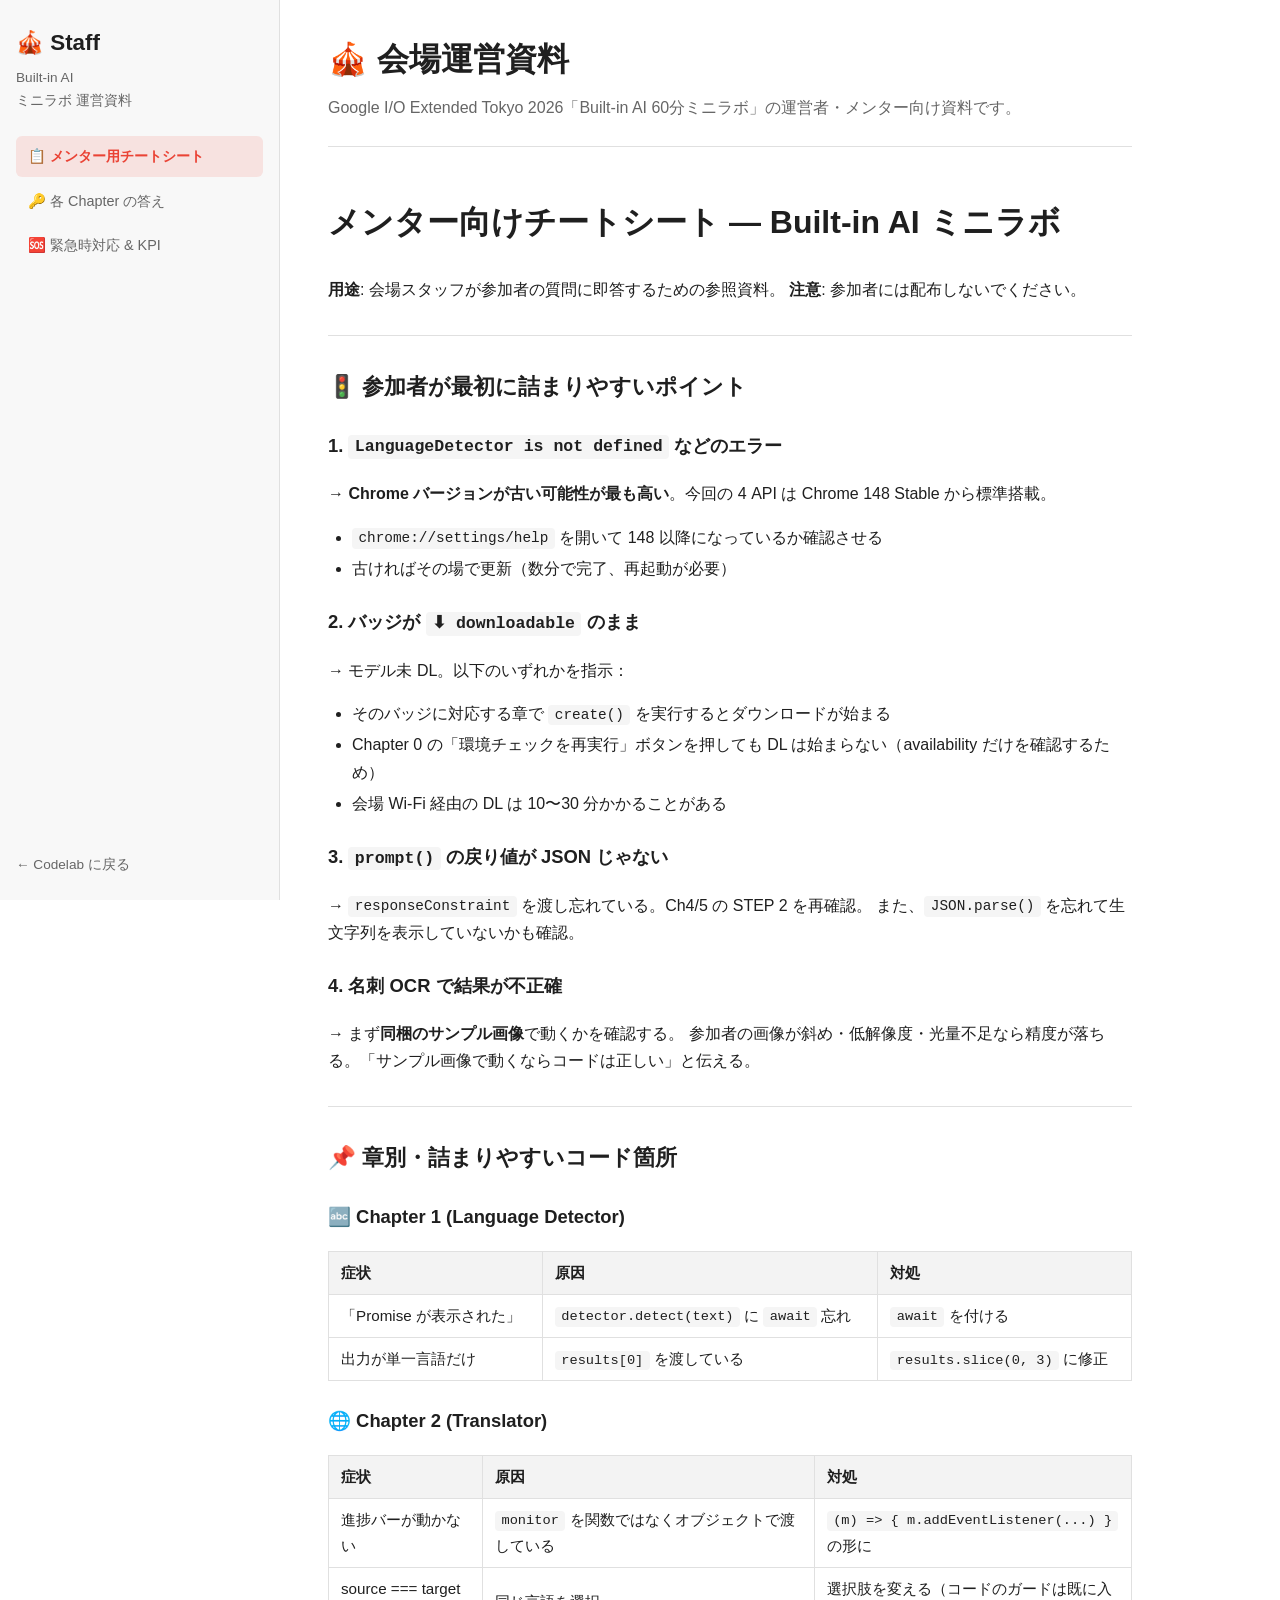
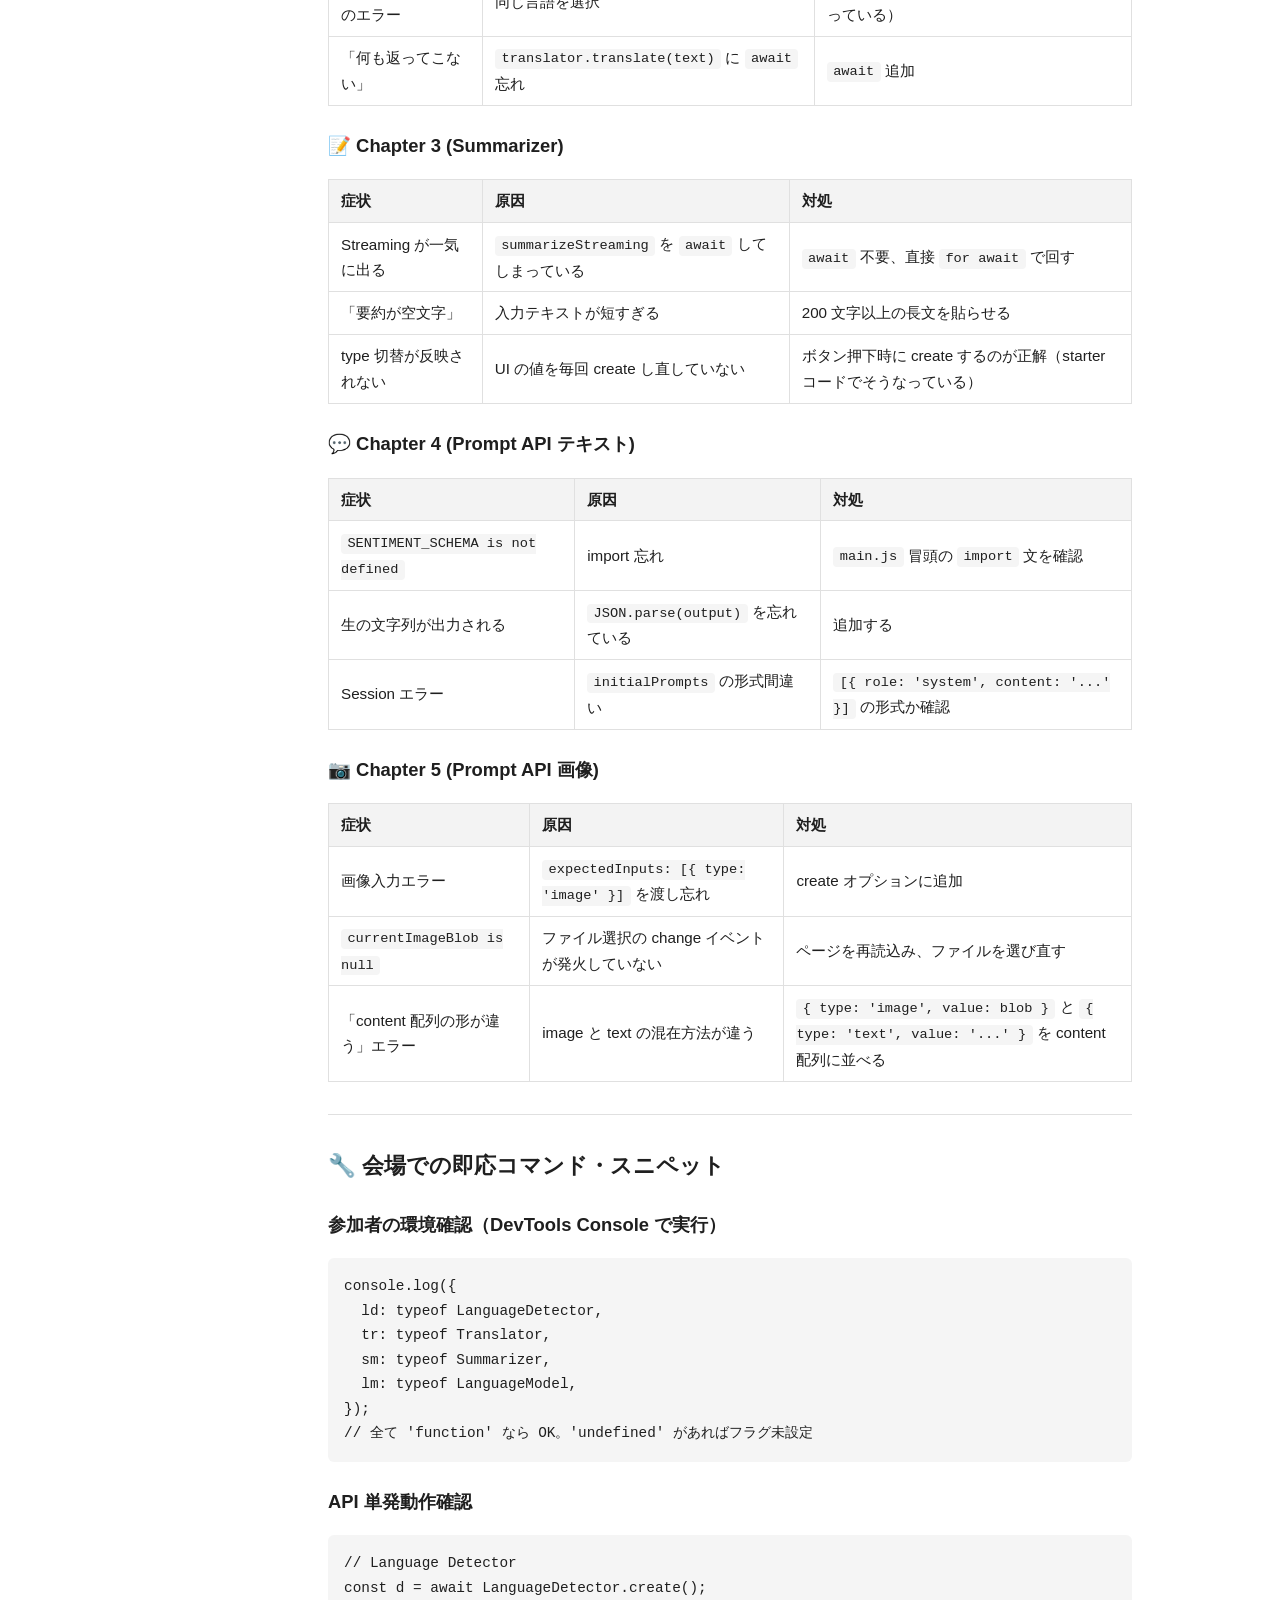
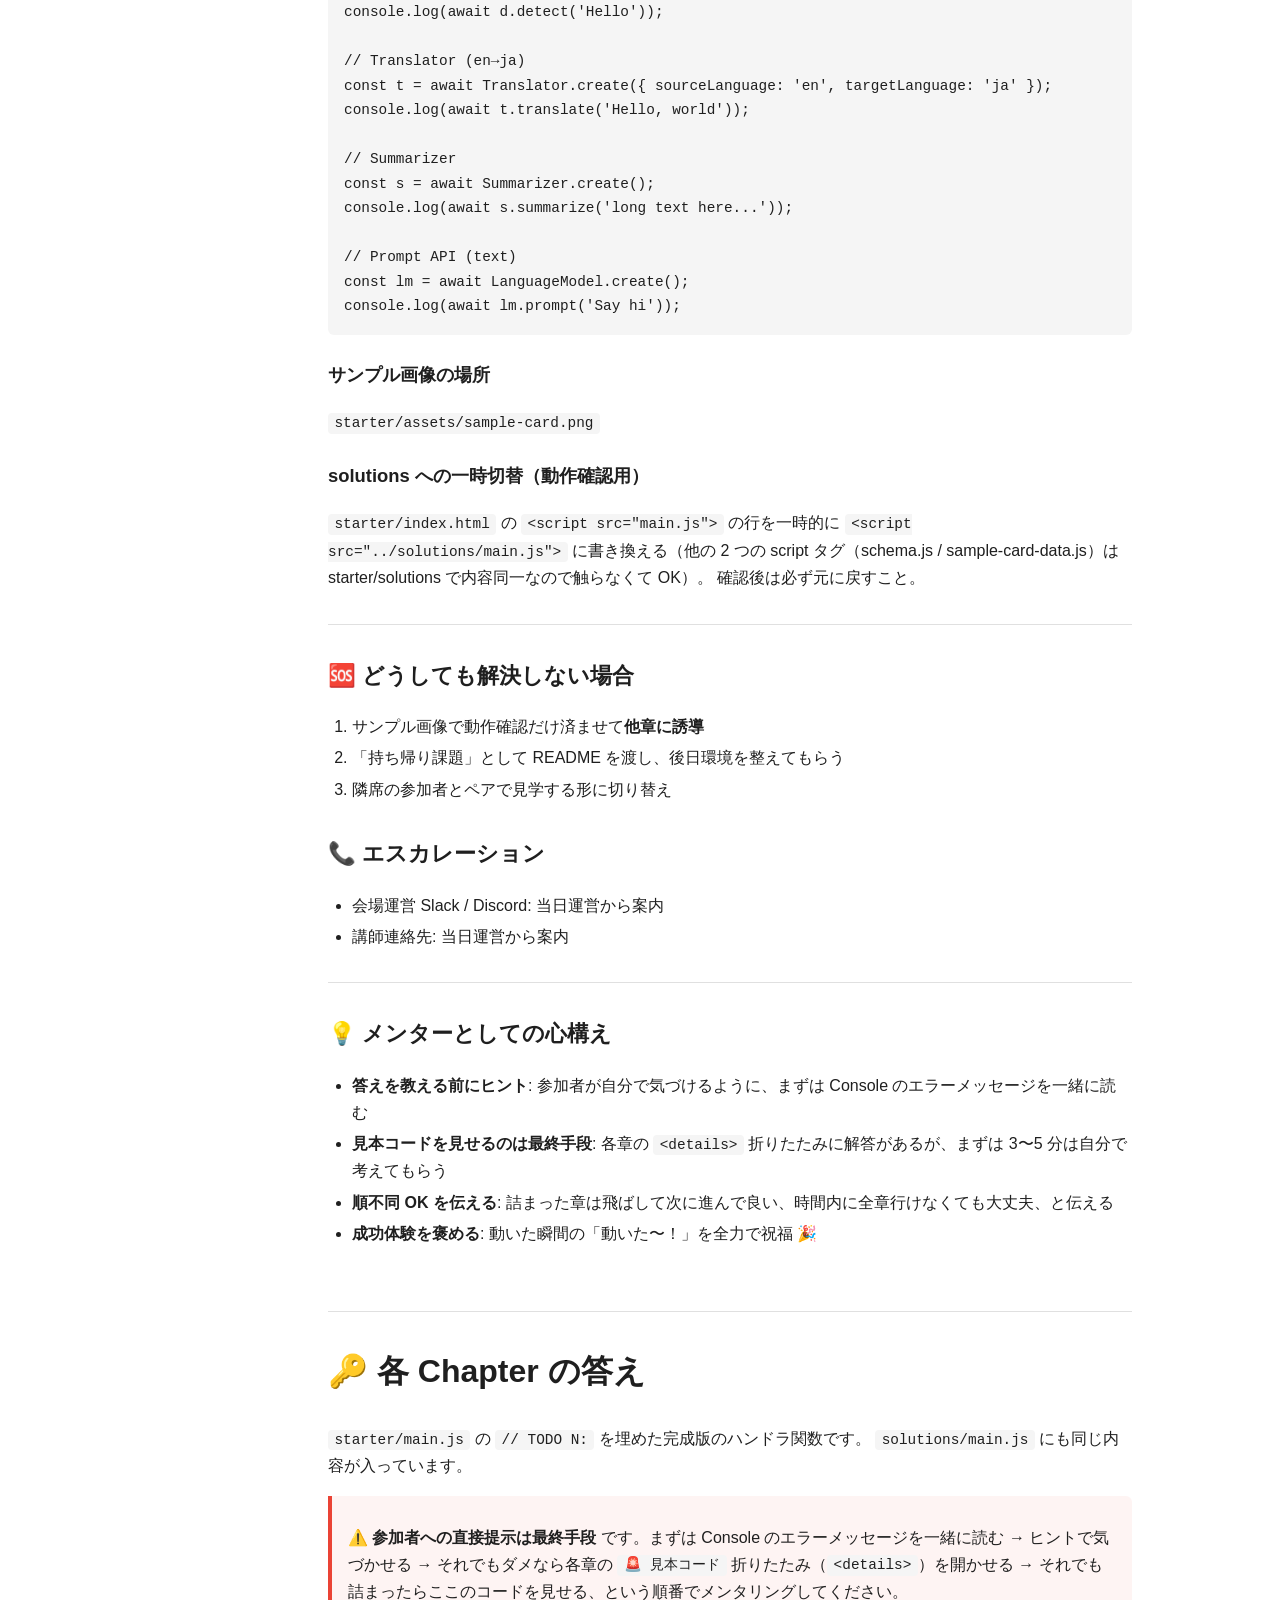
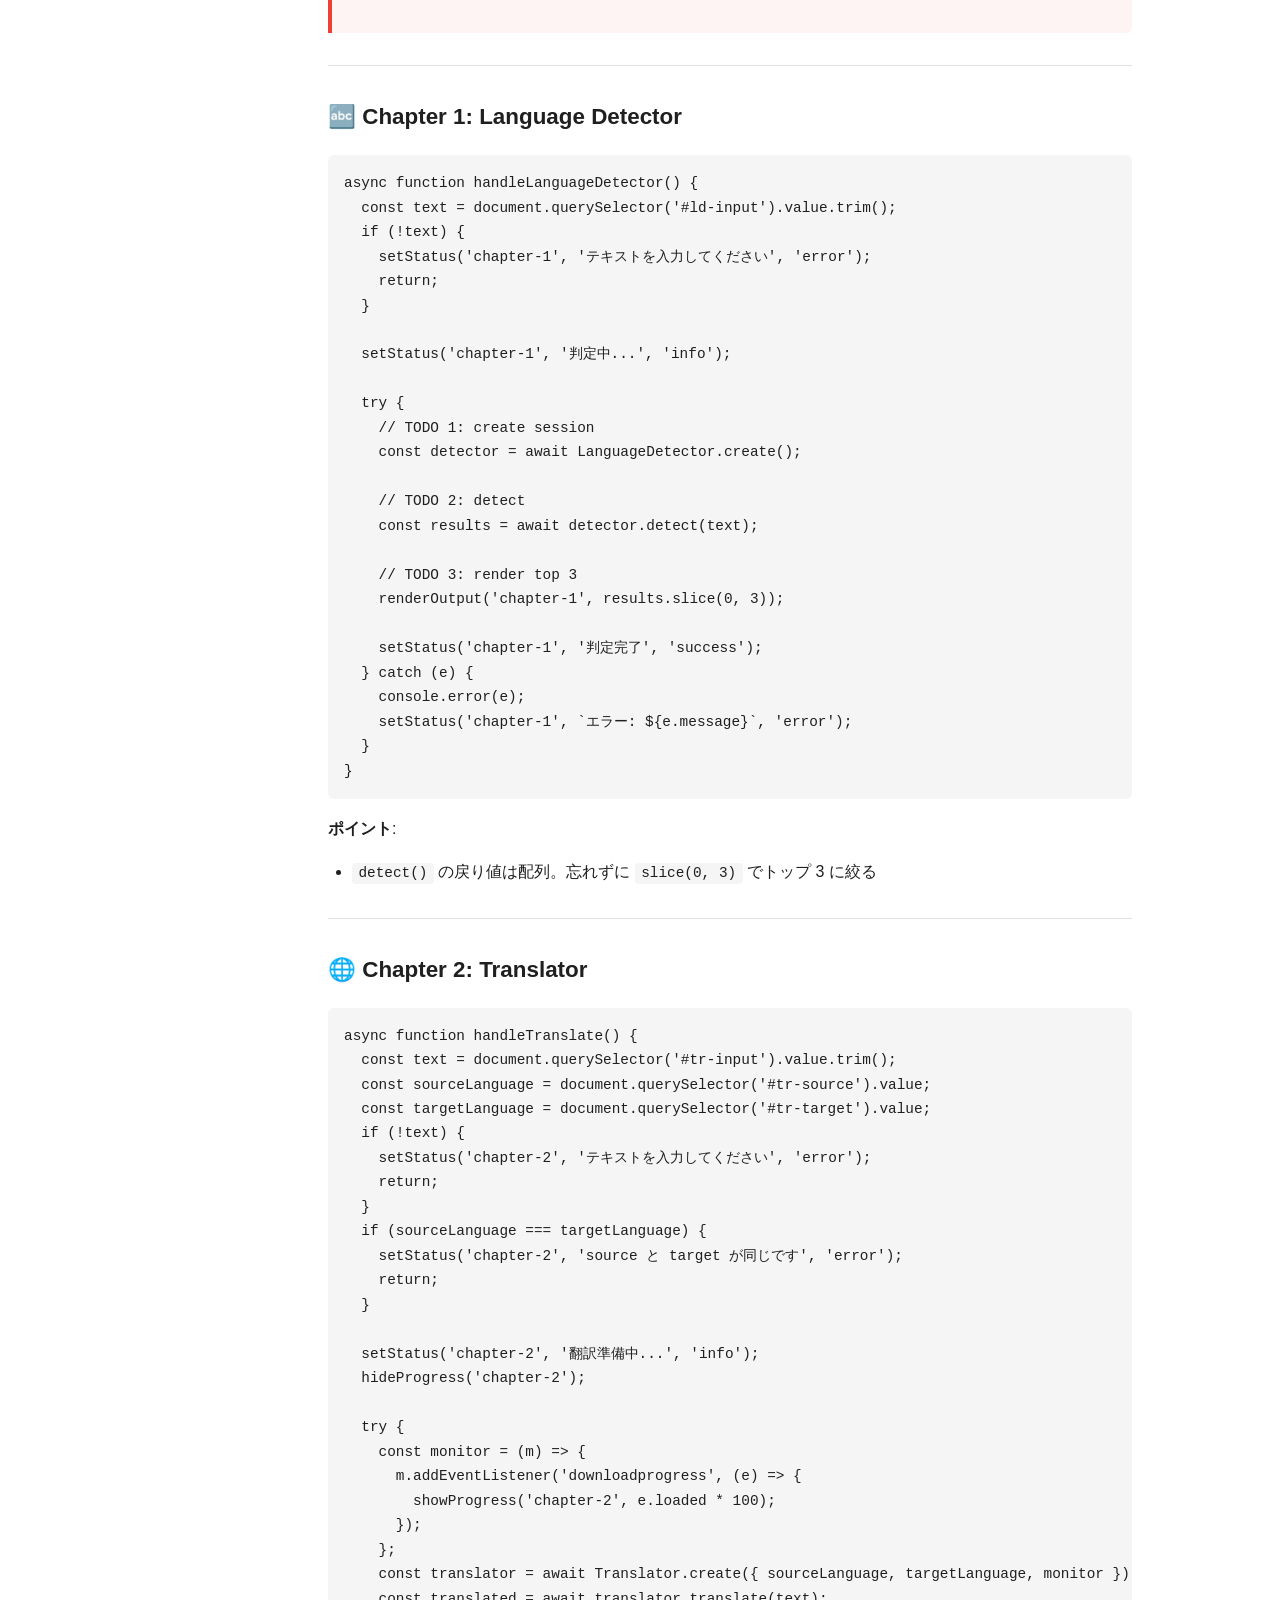
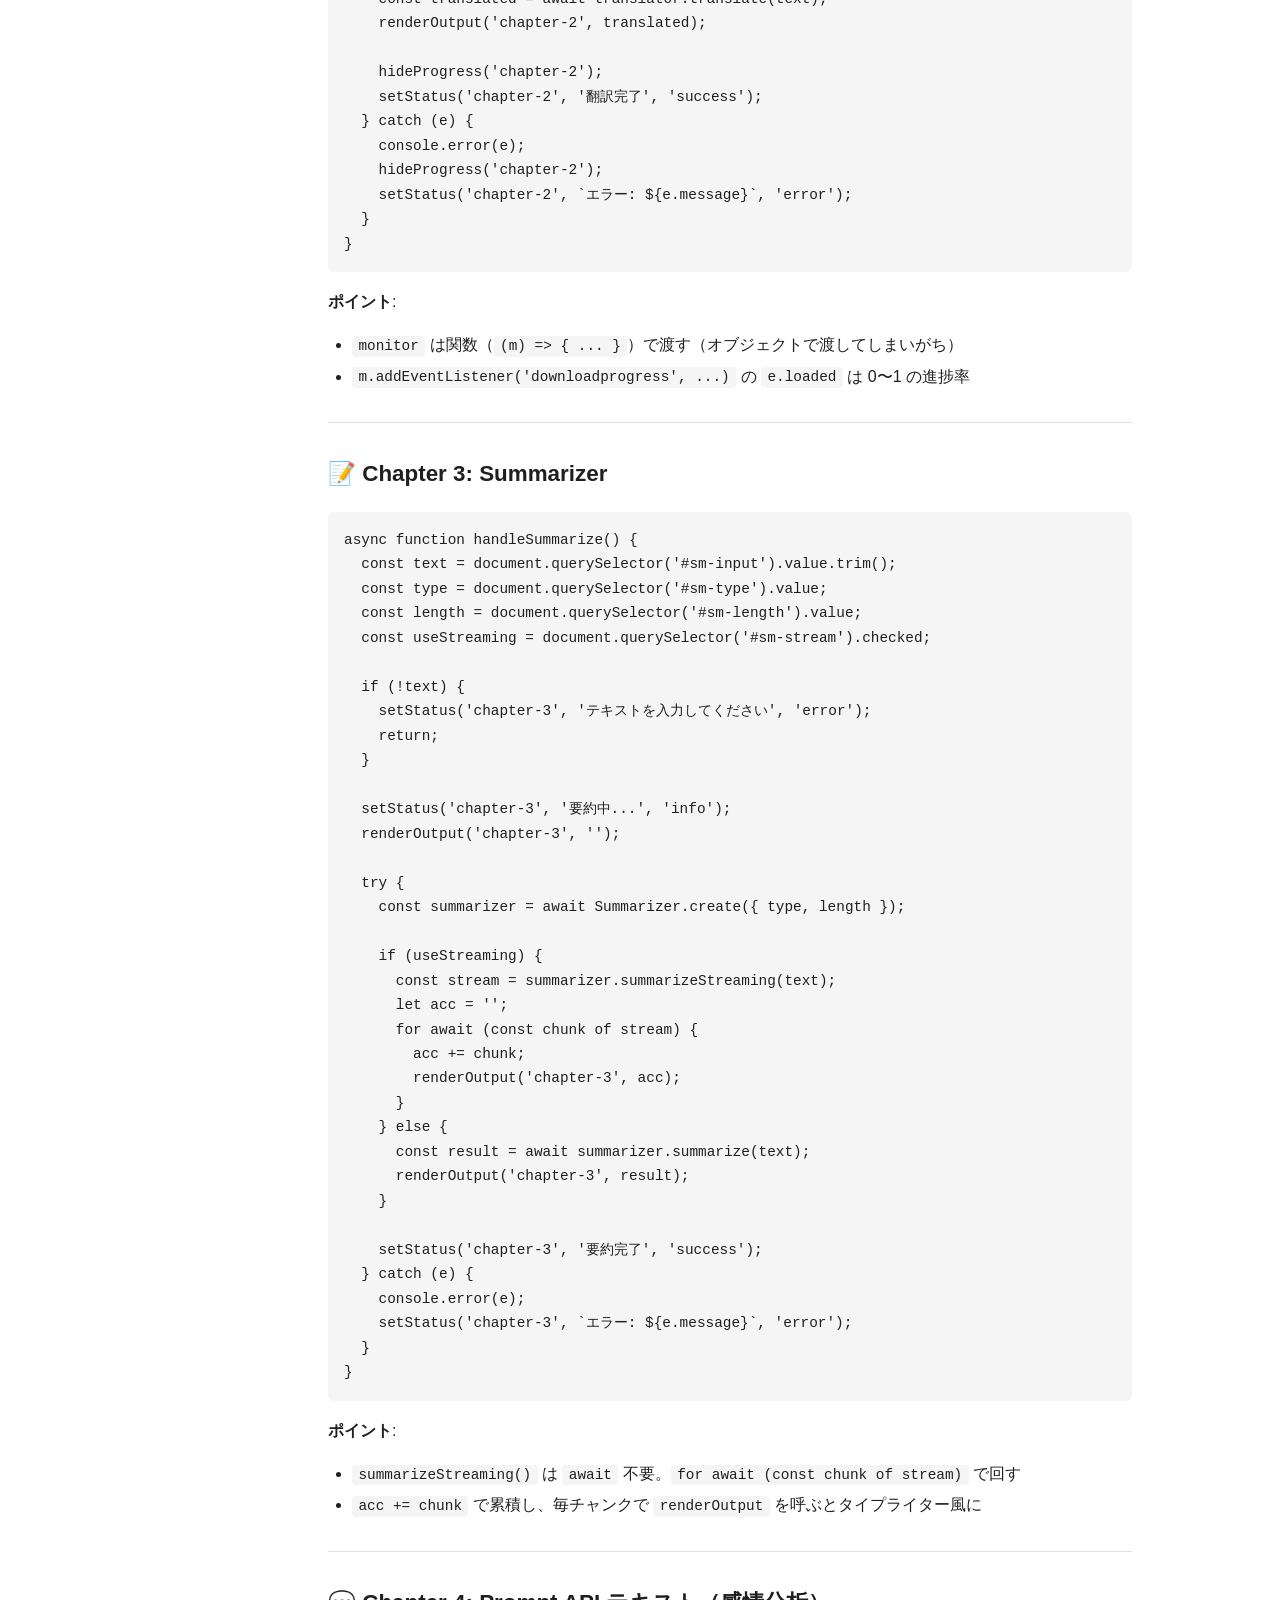
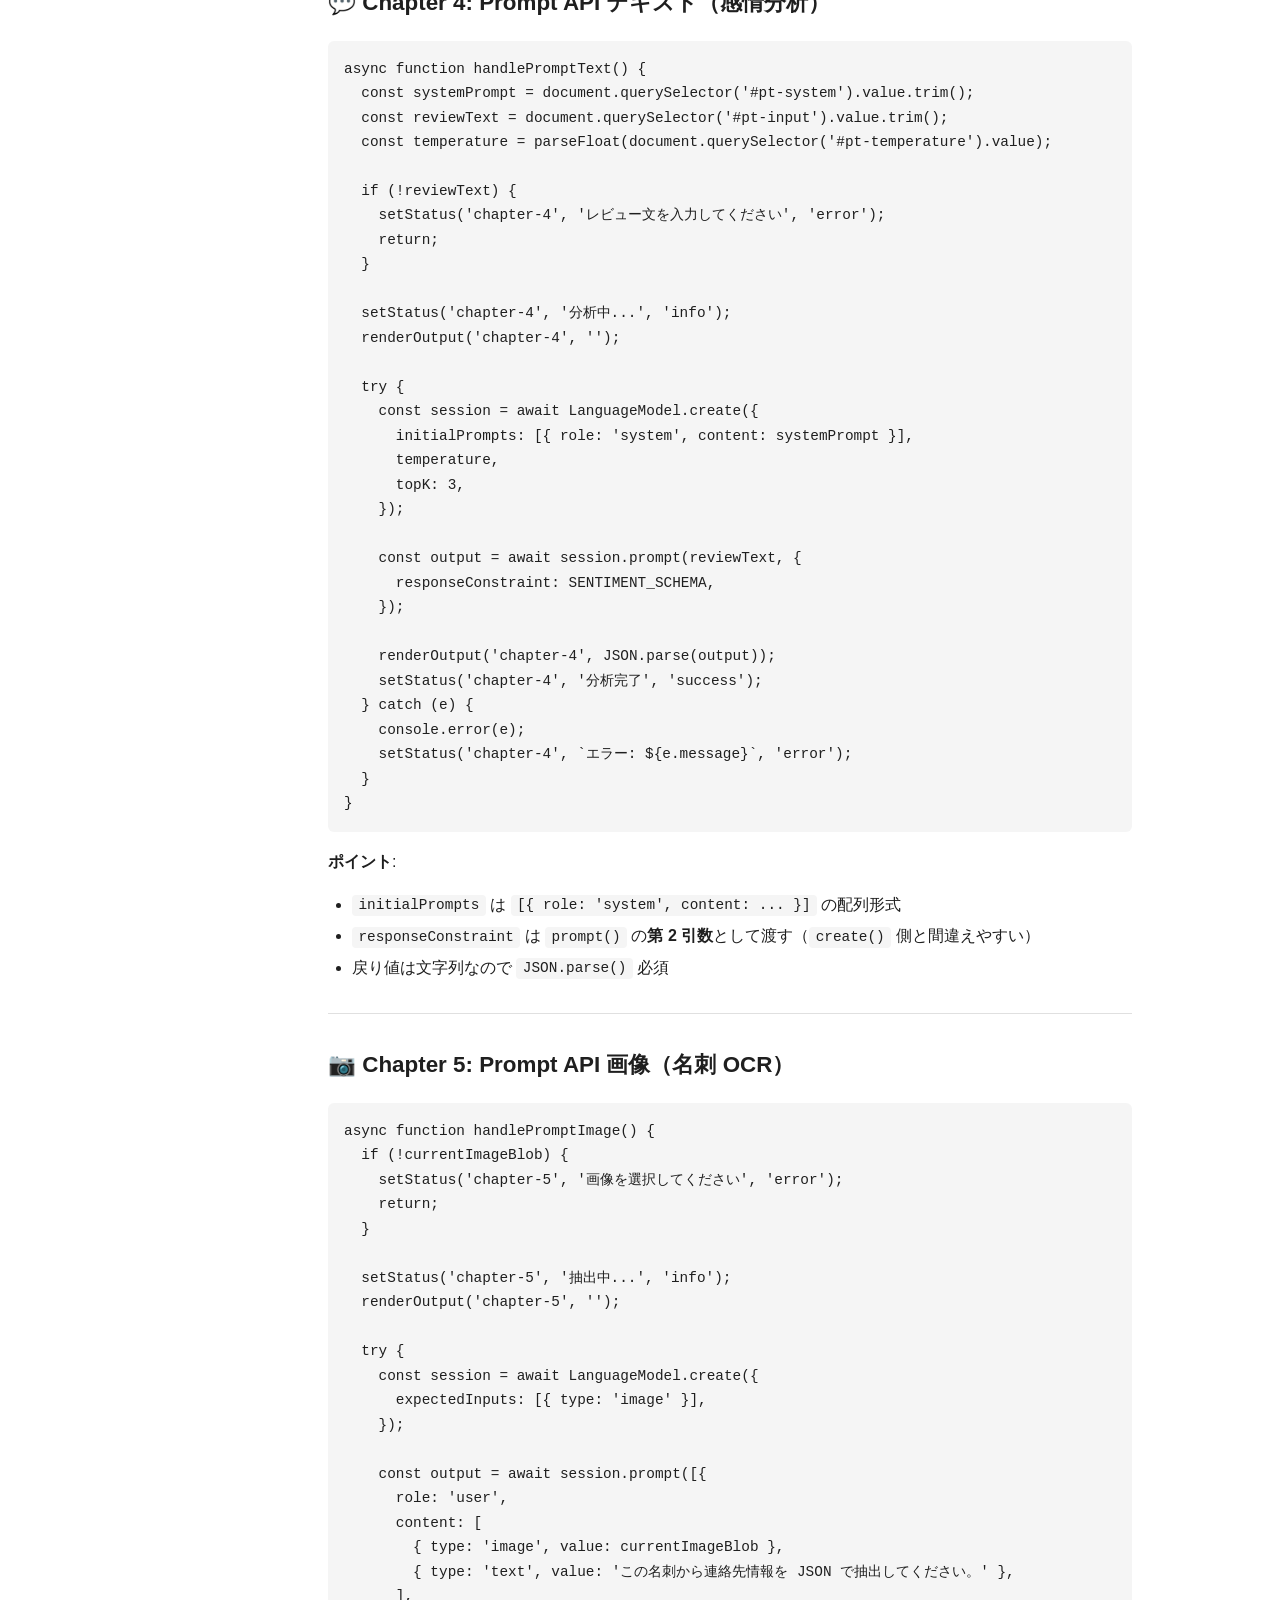
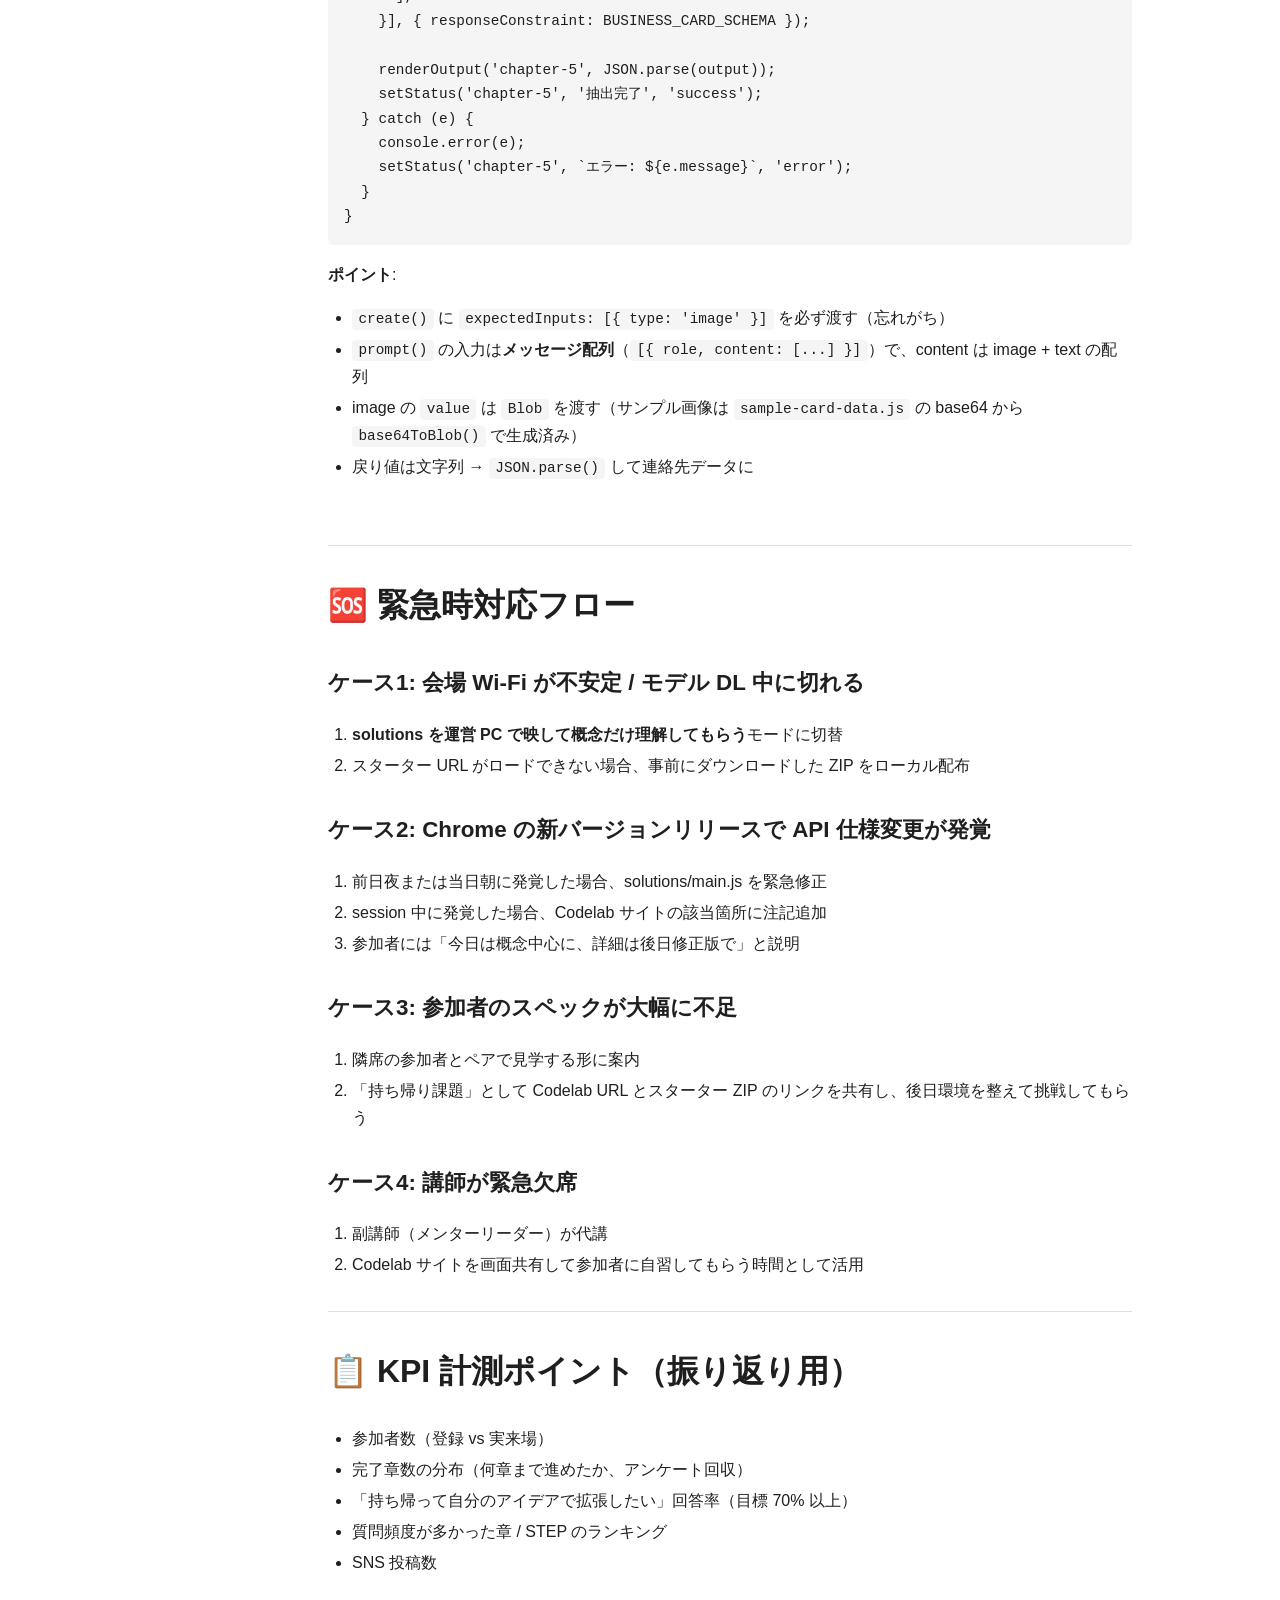
<file: event-materials/index.html>
<!doctype html>
<html lang="ja">
<head>
  <meta charset="utf-8">
  <meta name="viewport" content="width=device-width, initial-scale=1">
  <title>会場運営資料 — Built-in AI ミニラボ</title>
  <link rel="stylesheet" href="/event-materials/styles.css">
</head>
<body>
  <div class="layout">
    <aside class="sidebar">
      <h1 class="logo">🎪 Staff</h1>
      <p class="tagline">Built-in AI<br>ミニラボ 運営資料</p>
      <nav>
        <ol id="toc"></ol>
      </nav>
      <p class="back-link"><a href="/">← Codelab に戻る</a></p>
    </aside>

    <main class="content">
      <header class="page-header">
        <h1>🎪 会場運営資料</h1>
        <p>Google I/O Extended Tokyo 2026「Built-in AI 60分ミニラボ」の運営者・メンター向け資料です。</p>
      </header>

      <article id="doc-mentor" data-title="📋 メンター用チートシート" data-src="/event-materials/mentor-cheatsheet.md"></article>
      <article id="doc-solutions" data-title="🔑 各 Chapter の答え" data-src="/event-materials/solutions.md"></article>
      <article id="doc-venue" data-title="🆘 緊急時対応 & KPI" data-src="/event-materials/venue-checklist.md"></article>
    </main>
  </div>

  <script src="/event-materials/vendor/marked.min.js"></script>
  <script src="/event-materials/vendor/purify.min.js"></script>
  <script type="module" src="/event-materials/viewer.js"></script>
</body>
</html>
</file>
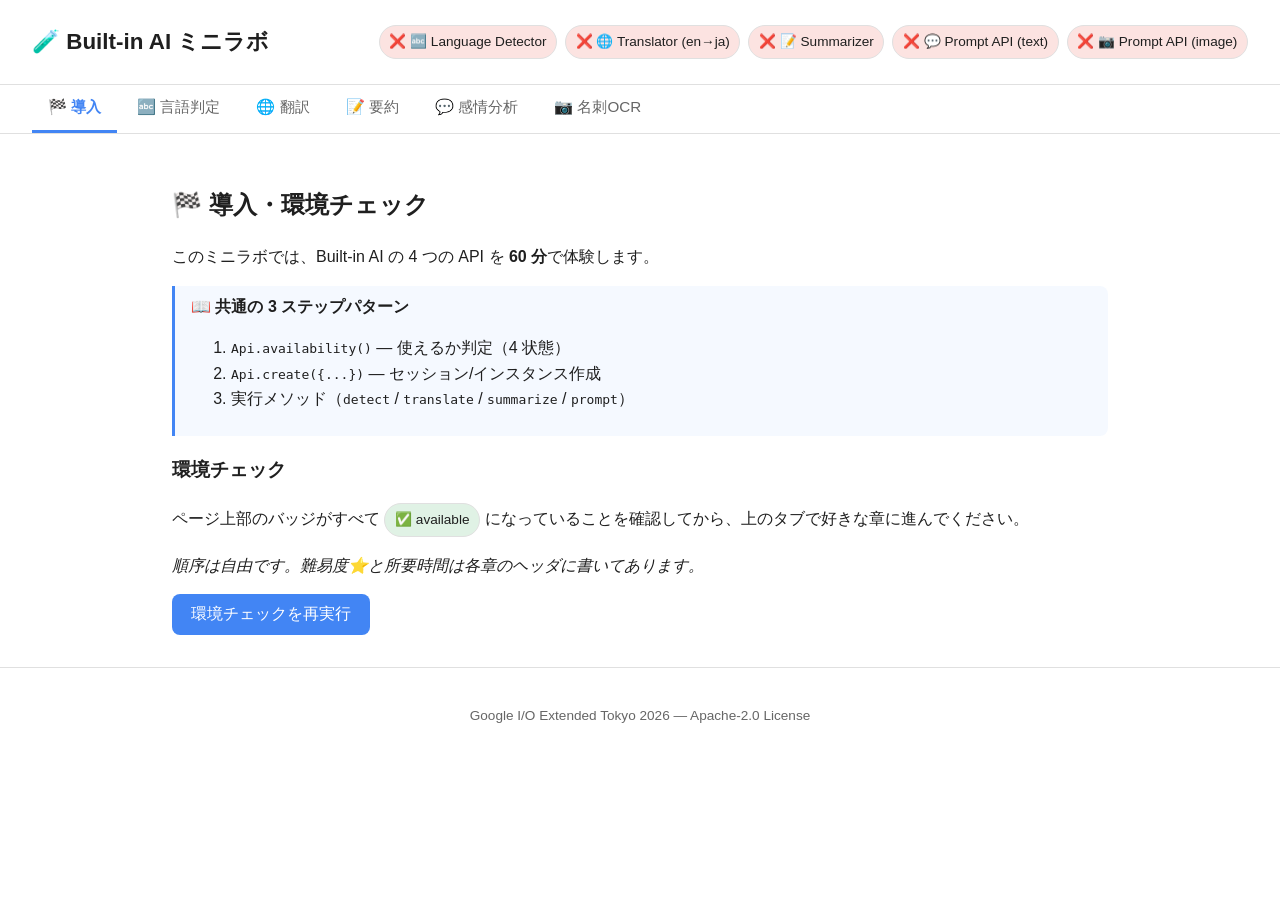
<file: starter/index.html>
<!doctype html>
<html lang="ja">
<head>
  <meta charset="utf-8">
  <meta name="viewport" content="width=device-width, initial-scale=1">
  <title>Built-in AI 60分ミニラボ</title>
  <link rel="stylesheet" href="styles.css">
</head>
<body>
  <header class="site-header">
    <h1>🧪 Built-in AI ミニラボ</h1>
    <div id="env-badges" class="env-badges" aria-live="polite">
      <!-- Filled by main.js after checkAvailability() -->
    </div>
  </header>

  <nav class="tabs" role="tablist" aria-label="章切替">
    <button class="tab" role="tab" data-tab="chapter-0" aria-selected="true">🏁 導入</button>
    <button class="tab" role="tab" data-tab="chapter-1">🔤 言語判定</button>
    <button class="tab" role="tab" data-tab="chapter-2">🌐 翻訳</button>
    <button class="tab" role="tab" data-tab="chapter-3">📝 要約</button>
    <button class="tab" role="tab" data-tab="chapter-4">💬 感情分析</button>
    <button class="tab" role="tab" data-tab="chapter-5">📷 名刺OCR</button>
  </nav>

  <main>
    <section id="chapter-0" class="chapter chapter-active" role="tabpanel">
      <h2>🏁 導入・環境チェック</h2>

      <p>このミニラボでは、Built-in AI の 4 つの API を <strong>60 分</strong>で体験します。</p>

      <div class="hint">
        <strong>📖 共通の 3 ステップパターン</strong>
        <ol>
          <li><code>Api.availability()</code> — 使えるか判定（4 状態）</li>
          <li><code>Api.create({...})</code> — セッション/インスタンス作成</li>
          <li>実行メソッド（<code>detect</code> / <code>translate</code> / <code>summarize</code> / <code>prompt</code>）</li>
        </ol>
      </div>

      <h3>環境チェック</h3>
      <p>ページ上部のバッジがすべて <span class="env-badge state-available">✅ available</span> になっていることを確認してから、上のタブで好きな章に進んでください。</p>
      <p><em>順序は自由です。難易度⭐️と所要時間は各章のヘッダに書いてあります。</em></p>

      <button class="button-primary" id="btn-recheck">環境チェックを再実行</button>
      <div class="status" hidden></div>
    </section>

    <section id="chapter-1" class="chapter" role="tabpanel" hidden>
      <h2>🔤 Language Detector</h2>

      <div class="hint">
        <strong>📇 メタ情報</strong><br>
        所要時間: 5分 / 難易度: ⭐️ / 使う共通ステップ: ①②③<br>
        ハイライト: <code>availability</code> の 4 状態を最も分かりやすく体験
      </div>

      <p><strong>🎯 ゴール</strong>：入力文の言語を判定し、トップ 3 候補を信頼度バー付きで表示する。</p>

      <div class="field">
        <label for="ld-input">判定したいテキスト</label>
        <textarea id="ld-input" class="textarea" placeholder="Bonjour, comment allez-vous?"></textarea>
      </div>

      <button class="button-primary" id="ld-run">判定する</button>
      <div class="status" hidden></div>
      <div class="output"></div>

      <details class="solution-peek">
        <summary>🚨 どうしても詰まったら（見本コードを開く）</summary>
        <pre><code>// TODO 1
const detector = await LanguageDetector.create();

// TODO 2
const results = await detector.detect(text);

// TODO 3
renderOutput('chapter-1', results.slice(0, 3));</code></pre>
      </details>
    </section>

    <section id="chapter-2" class="chapter" role="tabpanel" hidden>
      <h2>🌐 Translator</h2>

      <div class="hint">
        <strong>📇 メタ情報</strong><br>
        所要時間: 10分 / 難易度: ⭐️⭐️ / 使う共通ステップ: ①②③<br>
        ハイライト: <code>downloadprogress</code> イベントでモデル DL を可視化
      </div>

      <p><strong>🎯 ゴール</strong>：source/target 言語を選んで翻訳し、モデルダウンロード進捗を表示する。</p>

      <div class="field">
        <label for="tr-source">翻訳元</label>
        <select id="tr-source" class="select">
          <option value="en">English</option>
          <option value="ja" selected>日本語</option>
          <option value="fr">Français</option>
          <option value="de">Deutsch</option>
          <option value="es">Español</option>
          <option value="zh">中文</option>
        </select>
      </div>

      <div class="field">
        <label for="tr-target">翻訳先</label>
        <select id="tr-target" class="select">
          <option value="en" selected>English</option>
          <option value="ja">日本語</option>
          <option value="fr">Français</option>
          <option value="de">Deutsch</option>
          <option value="es">Español</option>
          <option value="zh">中文</option>
        </select>
      </div>

      <div class="field">
        <label for="tr-input">翻訳したい文</label>
        <textarea id="tr-input" class="textarea" placeholder="こんにちは、今日はいい天気ですね。"></textarea>
      </div>

      <button class="button-primary" id="tr-run">翻訳する</button>
      <div class="status" hidden></div>
      <div class="progress" hidden><div class="progress-bar"></div></div>
      <div class="output"></div>

      <details class="solution-peek">
        <summary>🚨 見本コード</summary>
        <pre><code>const monitor = (m) => {
  m.addEventListener('downloadprogress', (e) => {
    showProgress('chapter-2', e.loaded * 100);
  });
};

const translator = await Translator.create({
  sourceLanguage,
  targetLanguage,
  monitor,
});

const translated = await translator.translate(text);
renderOutput('chapter-2', translated);</code></pre>
      </details>
    </section>

    <section id="chapter-3" class="chapter" role="tabpanel" hidden>
      <h2>📝 Summarizer</h2>

      <div class="hint">
        <strong>📇 メタ情報</strong><br>
        所要時間: 10分 / 難易度: ⭐️⭐️ / 使う共通ステップ: ①②③<br>
        ハイライト: <code>summarizeStreaming()</code> でリアルタイム表示
      </div>

      <p><strong>🎯 ゴール</strong>：長文を要約し、type/length オプションと streaming 出力を体験する。</p>

      <div class="field">
        <label for="sm-type">要約タイプ</label>
        <select id="sm-type" class="select">
          <option value="key-points" selected>Key points（箇条書き）</option>
          <option value="tldr">TL;DR（超短くまとめ）</option>
          <option value="teaser">Teaser（読みたくさせる）</option>
          <option value="headline">Headline（見出し風）</option>
        </select>
      </div>

      <div class="field">
        <label for="sm-length">長さ</label>
        <select id="sm-length" class="select">
          <option value="short">Short</option>
          <option value="medium" selected>Medium</option>
          <option value="long">Long</option>
        </select>
      </div>

      <div class="field">
        <label><input type="checkbox" id="sm-stream" checked> Streaming で表示（STEP 3）</label>
      </div>

      <div class="field">
        <label for="sm-input">要約したい長文</label>
        <textarea id="sm-input" class="textarea" placeholder="ここに 200 文字以上のテキストを貼り付けてください..."></textarea>
      </div>

      <button class="button-primary" id="sm-run">要約する</button>
      <div class="status" hidden></div>
      <div class="output"></div>

      <details class="solution-peek">
        <summary>🚨 見本コード</summary>
        <pre><code>const summarizer = await Summarizer.create({ type, length });

if (useStreaming) {
  const stream = summarizer.summarizeStreaming(text);
  let acc = '';
  for await (const chunk of stream) {
    acc += chunk;
    renderOutput('chapter-3', acc);
  }
} else {
  const result = await summarizer.summarize(text);
  renderOutput('chapter-3', result);
}</code></pre>
      </details>
    </section>

    <section id="chapter-4" class="chapter" role="tabpanel" hidden>
      <h2>💬 Prompt API（テキスト）— 感情分析＋タグ抽出</h2>

      <div class="hint">
        <strong>📇 メタ情報</strong><br>
        所要時間: 13分 / 難易度: ⭐️⭐️⭐️ / 使う共通ステップ: ①②③<br>
        ハイライト: <code>responseConstraint</code> で確実に JSON を返させる
      </div>

      <p><strong>🎯 ゴール</strong>：レビュー文を入力すると、<code>{ sentiment, score, tags, summary }</code> を JSON で返す。</p>

      <div class="field">
        <label for="pt-system">System Prompt（役割定義）</label>
        <textarea id="pt-system" class="textarea">あなたはレビュー分析の専門家です。入力されたレビュー文を分析し、感情・スコア・タグ・要約を JSON で返してください。</textarea>
      </div>

      <div class="field">
        <label for="pt-temperature">Temperature: <span id="pt-temperature-value">0.3</span></label>
        <input type="range" id="pt-temperature" min="0" max="2" step="0.1" value="0.3">
      </div>

      <div class="field">
        <label for="pt-input">レビュー文</label>
        <textarea id="pt-input" class="textarea" placeholder="このカメラは軽くて持ち運びやすいですが、暗い場所での画質はイマイチでした。"></textarea>
      </div>

      <button class="button-primary" id="pt-run">分析する</button>
      <div class="status" hidden></div>
      <div class="output"></div>

      <details class="solution-peek">
        <summary>🚨 見本コード</summary>
        <pre><code>const session = await LanguageModel.create({
  initialPrompts: [{ role: 'system', content: systemPrompt }],
  temperature,
  topK: 3,
});

const output = await session.prompt(reviewText, {
  responseConstraint: SENTIMENT_SCHEMA,
});

renderOutput('chapter-4', JSON.parse(output));</code></pre>
      </details>
    </section>

    <section id="chapter-5" class="chapter" role="tabpanel" hidden>
      <h2>📷 Prompt API（画像）— 名刺OCR</h2>

      <div class="hint">
        <strong>📇 メタ情報</strong><br>
        所要時間: 10分 / 難易度: ⭐️⭐️⭐️ / 使う共通ステップ: ①②③<br>
        ハイライト: <code>expectedInputs: [{ type: 'image' }]</code> のマルチモーダル
      </div>

      <p><strong>🎯 ゴール</strong>：名刺画像から連絡先情報を JSON で抽出する。</p>

      <div class="field">
        <label for="pi-file">名刺画像をアップロード</label>
        <input type="file" id="pi-file" accept="image/*">
        <button class="button-primary" id="pi-use-sample" style="margin-left: 1rem;">サンプル画像を使う</button>
      </div>

      <div id="pi-preview" class="output" style="text-align: center; padding: 0.5rem;">
        <em>画像を選ぶとここにプレビューが表示されます</em>
      </div>

      <button class="button-primary" id="pi-run">連絡先を抽出する</button>
      <div class="status" hidden></div>
      <div class="output"></div>

      <details class="solution-peek">
        <summary>🚨 見本コード</summary>
        <pre><code>const session = await LanguageModel.create({
  expectedInputs: [{ type: 'image' }],
});

const output = await session.prompt([{
  role: 'user',
  content: [
    { type: 'image', value: imageBlob },
    { type: 'text', value: 'この名刺から連絡先情報を JSON で抽出してください。' },
  ],
}], { responseConstraint: BUSINESS_CARD_SCHEMA });

renderOutput('chapter-5', JSON.parse(output));</code></pre>
      </details>
    </section>
  </main>

  <footer class="site-footer">
    <p>Google I/O Extended Tokyo 2026 — Apache-2.0 License</p>
  </footer>

  <!-- classic scripts (not modules) so this page works when opened as file:// via double-click -->
  <script src="lib/schema.js"></script>
  <script src="assets/sample-card-data.js"></script>
  <script src="main.js"></script>
</body>
</html>
</file>
<file: docs-site/styles.css>
:root {
  --sidebar-w: 280px;
  --color-bg: #ffffff;
  --color-fg: #1f1f1f;
  --color-muted: #666;
  --color-primary: #4285f4;
  --color-primary-hover: #3367d6;
  --color-success: #34a853;
  --color-warn: #fbbc04;
  --color-code-bg: #f5f5f5;
  --color-border: #e0e0e0;
  --radius: 8px;
  --font-mono: 'SF Mono', Consolas, Menlo, monospace;
}

@media (prefers-color-scheme: dark) {
  :root {
    --color-bg: #202124;
    --color-fg: #e8eaed;
    --color-muted: #9aa0a6;
    --color-code-bg: #2d2e30;
    --color-border: #3c4043;
  }
}

* { box-sizing: border-box; }

body {
  margin: 0;
  font-family: -apple-system, BlinkMacSystemFont, 'Segoe UI', 'Hiragino Kaku Gothic ProN', 'Yu Gothic', sans-serif;
  background: var(--color-bg);
  color: var(--color-fg);
  line-height: 1.7;
}

.layout {
  display: grid;
  grid-template-columns: var(--sidebar-w) 1fr;
  min-height: 100vh;
}

.sidebar {
  position: sticky;
  top: 0;
  height: 100vh;
  overflow-y: auto;
  padding: 1.5rem 1rem;
  border-right: 1px solid var(--color-border);
  background: color-mix(in srgb, var(--color-fg) 3%, transparent);
}

.logo { margin: 0 0 0.25rem 0; font-size: 1.4rem; }
.tagline { margin: 0 0 1.5rem 0; font-size: 0.85rem; color: var(--color-muted); }

.sidebar nav ol { list-style: none; padding: 0; margin: 0; }
.sidebar nav ol li {
  padding: 0.5rem 0.75rem;
  border-radius: 6px;
  margin-bottom: 0.25rem;
  cursor: pointer;
  color: var(--color-muted);
  font-size: 0.9rem;
  transition: background 0.15s, color 0.15s;
}
.sidebar nav ol li:hover { color: var(--color-fg); background: color-mix(in srgb, var(--color-fg) 5%, transparent); }
.sidebar nav ol li.active {
  background: color-mix(in srgb, var(--color-primary) 12%, transparent);
  color: var(--color-primary);
  font-weight: 600;
}
.sidebar nav ol li.completed::before { content: '✅ '; }

.content {
  padding: 2rem 3rem;
  max-width: 900px;
  min-width: 0;
}

article {
  padding: 2rem 0 3rem;
  border-bottom: 1px solid var(--color-border);
}
article:last-child { border-bottom: none; }

article h1 { margin-top: 0; font-size: 2rem; }
article h2 { margin-top: 2.5rem; font-size: 1.4rem; }
article h3 { margin-top: 1.5rem; font-size: 1.15rem; }

article pre {
  background: var(--color-code-bg);
  padding: 1rem;
  border-radius: 6px;
  overflow-x: auto;
  font-family: var(--font-mono);
  font-size: 0.9rem;
}

article code:not(pre code) {
  background: var(--color-code-bg);
  padding: 0.15rem 0.4rem;
  border-radius: 4px;
  font-size: 0.9em;
  font-family: var(--font-mono);
}

article ul, article ol { padding-left: 1.5rem; }
article li { margin: 0.25rem 0; }

article a {
  color: var(--color-primary);
  text-decoration: none;
}
article a:hover { text-decoration: underline; }

.meta-card {
  background: color-mix(in srgb, var(--color-primary) 8%, transparent);
  border-left: 4px solid var(--color-primary);
  padding: 1rem 1.25rem;
  border-radius: 0 6px 6px 0;
  margin: 1.5rem 0;
  font-size: 0.95rem;
}

.step {
  background: color-mix(in srgb, var(--color-fg) 3%, transparent);
  border-radius: 8px;
  padding: 1.25rem 1.5rem;
  margin: 1.5rem 0;
}
.step h3 { margin-top: 0; }

.checkpoint {
  border: 2px dashed var(--color-primary);
  padding: 1rem 1.25rem;
  border-radius: 8px;
  margin: 2rem 0;
  background: color-mix(in srgb, var(--color-primary) 3%, transparent);
}

.callout {
  background: color-mix(in srgb, var(--color-warn) 12%, transparent);
  border-left: 4px solid var(--color-warn);
  padding: 0.75rem 1rem;
  border-radius: 0 6px 6px 0;
  margin: 1rem 0;
  font-size: 0.95rem;
}

.complete-btn {
  float: right;
  background: transparent;
  border: 1px solid var(--color-border);
  border-radius: 6px;
  padding: 0.4rem 0.8rem;
  cursor: pointer;
  font-size: 0.85rem;
  color: var(--color-muted);
  transition: all 0.15s;
}
.complete-btn:hover { background: color-mix(in srgb, var(--color-primary) 10%, transparent); color: var(--color-primary); }
.complete-btn.completed { color: var(--color-success); border-color: var(--color-success); }

.copy-btn {
  position: absolute;
  top: 0.5rem;
  right: 0.5rem;
  background: color-mix(in srgb, var(--color-fg) 8%, transparent);
  border: 1px solid var(--color-border);
  border-radius: 4px;
  padding: 0.25rem 0.5rem;
  cursor: pointer;
  font-size: 0.75rem;
  color: var(--color-muted);
  opacity: 0;
  transition: opacity 0.15s;
}
pre { position: relative; }
pre:hover .copy-btn { opacity: 1; }
.copy-btn.copied { color: var(--color-success); }

@media (max-width: 768px) {
  .layout { grid-template-columns: 1fr; }
  .sidebar {
    position: static;
    height: auto;
    border-right: none;
    border-bottom: 1px solid var(--color-border);
  }
  .content { padding: 1.5rem; }
}
</file>
<file: event-materials/styles.css>
:root {
  --sidebar-w: 280px;
  --color-bg: #ffffff;
  --color-fg: #1f1f1f;
  --color-muted: #666;
  --color-primary: #ea4335;
  --color-primary-hover: #c5221f;
  --color-success: #34a853;
  --color-warn: #fbbc04;
  --color-code-bg: #f5f5f5;
  --color-border: #e0e0e0;
  --radius: 8px;
  --font-mono: 'SF Mono', Consolas, Menlo, monospace;
}

@media (prefers-color-scheme: dark) {
  :root {
    --color-bg: #202124;
    --color-fg: #e8eaed;
    --color-muted: #9aa0a6;
    --color-code-bg: #2d2e30;
    --color-border: #3c4043;
  }
}

* { box-sizing: border-box; }

body {
  margin: 0;
  font-family: -apple-system, BlinkMacSystemFont, 'Segoe UI', 'Hiragino Kaku Gothic ProN', 'Yu Gothic', sans-serif;
  background: var(--color-bg);
  color: var(--color-fg);
  line-height: 1.7;
}

.layout {
  display: grid;
  grid-template-columns: var(--sidebar-w) 1fr;
  min-height: 100vh;
}

.sidebar {
  position: sticky;
  top: 0;
  height: 100vh;
  overflow-y: auto;
  padding: 1.5rem 1rem;
  border-right: 1px solid var(--color-border);
  background: color-mix(in srgb, var(--color-fg) 3%, transparent);
  display: flex;
  flex-direction: column;
}

.logo { margin: 0 0 0.25rem 0; font-size: 1.4rem; }
.tagline { margin: 0 0 1.5rem 0; font-size: 0.85rem; color: var(--color-muted); }

.sidebar nav { flex: 1; }
.sidebar nav ol { list-style: none; padding: 0; margin: 0; }
.sidebar nav ol li {
  padding: 0.5rem 0.75rem;
  border-radius: 6px;
  margin-bottom: 0.25rem;
  cursor: pointer;
  color: var(--color-muted);
  font-size: 0.9rem;
  transition: background 0.15s, color 0.15s;
}
.sidebar nav ol li:hover { color: var(--color-fg); background: color-mix(in srgb, var(--color-fg) 5%, transparent); }
.sidebar nav ol li.active {
  background: color-mix(in srgb, var(--color-primary) 12%, transparent);
  color: var(--color-primary);
  font-weight: 600;
}

.back-link {
  margin: 1.5rem 0 0 0;
  font-size: 0.85rem;
}
.back-link a {
  color: var(--color-muted);
  text-decoration: none;
}
.back-link a:hover { color: var(--color-primary); text-decoration: underline; }

.content {
  padding: 2rem 3rem;
  max-width: 900px;
  min-width: 0;
}

.page-header {
  padding-bottom: 1.5rem;
  border-bottom: 1px solid var(--color-border);
  margin-bottom: 1rem;
}
.page-header h1 { margin: 0 0 0.5rem 0; }
.page-header p { color: var(--color-muted); margin: 0; }

article {
  padding: 2rem 0 3rem;
  border-bottom: 1px solid var(--color-border);
}
article:last-child { border-bottom: none; }

article h1 { margin-top: 0; font-size: 2rem; }
article h2 { margin-top: 2rem; font-size: 1.4rem; }
article h3 { margin-top: 1.5rem; font-size: 1.15rem; }

article pre {
  background: var(--color-code-bg);
  padding: 1rem;
  border-radius: 6px;
  overflow-x: auto;
  font-family: var(--font-mono);
  font-size: 0.9rem;
}

article code:not(pre code) {
  background: var(--color-code-bg);
  padding: 0.15rem 0.4rem;
  border-radius: 4px;
  font-size: 0.9em;
  font-family: var(--font-mono);
}

article ul, article ol { padding-left: 1.5rem; }
article li { margin: 0.25rem 0; }

article a {
  color: var(--color-primary);
  text-decoration: none;
}
article a:hover { text-decoration: underline; }

article blockquote {
  border-left: 4px solid var(--color-primary);
  background: color-mix(in srgb, var(--color-primary) 6%, transparent);
  padding: 0.75rem 1rem;
  margin: 1rem 0;
  border-radius: 0 6px 6px 0;
}

article table {
  border-collapse: collapse;
  width: 100%;
  margin: 1rem 0;
  font-size: 0.95rem;
}
article th, article td {
  border: 1px solid var(--color-border);
  padding: 0.5rem 0.75rem;
  text-align: left;
}
article th {
  background: color-mix(in srgb, var(--color-fg) 5%, transparent);
  font-weight: 600;
}

article hr {
  border: none;
  border-top: 1px solid var(--color-border);
  margin: 2rem 0;
}

article input[type="checkbox"] {
  margin-right: 0.4rem;
}

.loading {
  color: var(--color-muted);
  font-style: italic;
}

.error {
  color: var(--color-primary);
  padding: 1rem;
  border: 1px solid var(--color-primary);
  border-radius: 6px;
  background: color-mix(in srgb, var(--color-primary) 5%, transparent);
}

@media (max-width: 768px) {
  .layout { grid-template-columns: 1fr; }
  .sidebar {
    position: static;
    height: auto;
    border-right: none;
    border-bottom: 1px solid var(--color-border);
  }
  .content { padding: 1.5rem; }
}
</file>
<file: starter/styles.css>
:root {
  --color-bg: #ffffff;
  --color-fg: #1f1f1f;
  --color-muted: #666;
  --color-primary: #4285f4;
  --color-primary-hover: #3367d6;
  --color-success: #34a853;
  --color-warn: #fbbc04;
  --color-error: #ea4335;
  --color-border: #e0e0e0;
  --radius: 8px;
  --font-mono: 'SF Mono', Consolas, monospace;
}

@media (prefers-color-scheme: dark) {
  :root {
    --color-bg: #202124;
    --color-fg: #e8eaed;
    --color-muted: #9aa0a6;
    --color-border: #3c4043;
  }
}

* { box-sizing: border-box; }

body {
  margin: 0;
  font-family: -apple-system, BlinkMacSystemFont, 'Segoe UI', sans-serif;
  background: var(--color-bg);
  color: var(--color-fg);
  line-height: 1.6;
}

.site-header {
  padding: 1.5rem 2rem;
  border-bottom: 1px solid var(--color-border);
  display: flex;
  align-items: center;
  justify-content: space-between;
  flex-wrap: wrap;
  gap: 1rem;
}

.site-header h1 { margin: 0; font-size: 1.4rem; }

.env-badges { display: flex; gap: 0.5rem; flex-wrap: wrap; }

.env-badge {
  display: inline-flex;
  align-items: center;
  gap: 0.3rem;
  padding: 0.3rem 0.6rem;
  border-radius: 999px;
  font-size: 0.85rem;
  border: 1px solid var(--color-border);
}
.env-badge.state-available { background: color-mix(in srgb, var(--color-success) 15%, transparent); }
.env-badge.state-downloadable { background: color-mix(in srgb, var(--color-warn) 15%, transparent); }
.env-badge.state-downloading { background: color-mix(in srgb, var(--color-primary) 15%, transparent); }
.env-badge.state-unavailable { background: color-mix(in srgb, var(--color-error) 15%, transparent); }

.tabs {
  display: flex;
  gap: 0.25rem;
  padding: 0 2rem;
  border-bottom: 1px solid var(--color-border);
  overflow-x: auto;
}

.tab {
  padding: 0.75rem 1rem;
  border: none;
  background: transparent;
  color: var(--color-muted);
  cursor: pointer;
  font-size: 0.95rem;
  border-bottom: 3px solid transparent;
  transition: color 0.2s, border-color 0.2s;
  white-space: nowrap;
}

.tab:hover { color: var(--color-fg); }
.tab[aria-selected="true"] {
  color: var(--color-primary);
  border-bottom-color: var(--color-primary);
  font-weight: 600;
}

main { padding: 2rem; max-width: 1000px; margin: 0 auto; }

.chapter { display: block; }
.chapter[hidden] { display: none; }

.field { margin: 1rem 0; }
.field label { display: block; font-weight: 600; margin-bottom: 0.3rem; }

.textarea, .select {
  width: 100%;
  padding: 0.6rem;
  border: 1px solid var(--color-border);
  border-radius: var(--radius);
  background: var(--color-bg);
  color: var(--color-fg);
  font-family: inherit;
  font-size: 1rem;
}

.textarea { min-height: 120px; font-family: var(--font-mono); }

.button-primary {
  padding: 0.6rem 1.2rem;
  background: var(--color-primary);
  color: white;
  border: none;
  border-radius: var(--radius);
  font-size: 1rem;
  cursor: pointer;
  transition: background 0.2s;
}
.button-primary:hover:not(:disabled) { background: var(--color-primary-hover); }
.button-primary:disabled { opacity: 0.5; cursor: not-allowed; }

.status {
  margin: 0.5rem 0;
  padding: 0.5rem 0.75rem;
  border-radius: var(--radius);
  font-size: 0.9rem;
}
.status.kind-info { background: color-mix(in srgb, var(--color-primary) 10%, transparent); }
.status.kind-success { background: color-mix(in srgb, var(--color-success) 15%, transparent); }
.status.kind-error { background: color-mix(in srgb, var(--color-error) 15%, transparent); }

.progress {
  width: 100%;
  height: 8px;
  background: var(--color-border);
  border-radius: 4px;
  overflow: hidden;
  margin: 0.5rem 0;
}
.progress-bar {
  height: 100%;
  background: var(--color-primary);
  width: 0%;
  transition: width 0.15s;
}

.output {
  background: color-mix(in srgb, var(--color-fg) 5%, transparent);
  border: 1px solid var(--color-border);
  border-radius: var(--radius);
  padding: 1rem;
  font-family: var(--font-mono);
  font-size: 0.9rem;
  white-space: pre-wrap;
  word-break: break-word;
  min-height: 4rem;
  margin: 0.5rem 0;
}

.site-footer {
  padding: 1.5rem 2rem;
  border-top: 1px solid var(--color-border);
  color: var(--color-muted);
  text-align: center;
  font-size: 0.85rem;
}

.hint {
  border-left: 3px solid var(--color-primary);
  padding: 0.5rem 1rem;
  background: color-mix(in srgb, var(--color-primary) 5%, transparent);
  margin: 1rem 0;
  border-radius: 0 var(--radius) var(--radius) 0;
}

details.solution-peek {
  margin: 1rem 0;
  padding: 0.5rem 0.75rem;
  border: 1px dashed var(--color-warn);
  border-radius: var(--radius);
  background: color-mix(in srgb, var(--color-warn) 5%, transparent);
}

details.solution-peek summary {
  cursor: pointer;
  font-weight: 600;
  color: var(--color-warn);
}

details.solution-peek pre {
  margin: 0.5rem 0 0;
  overflow-x: auto;
}
</file>
